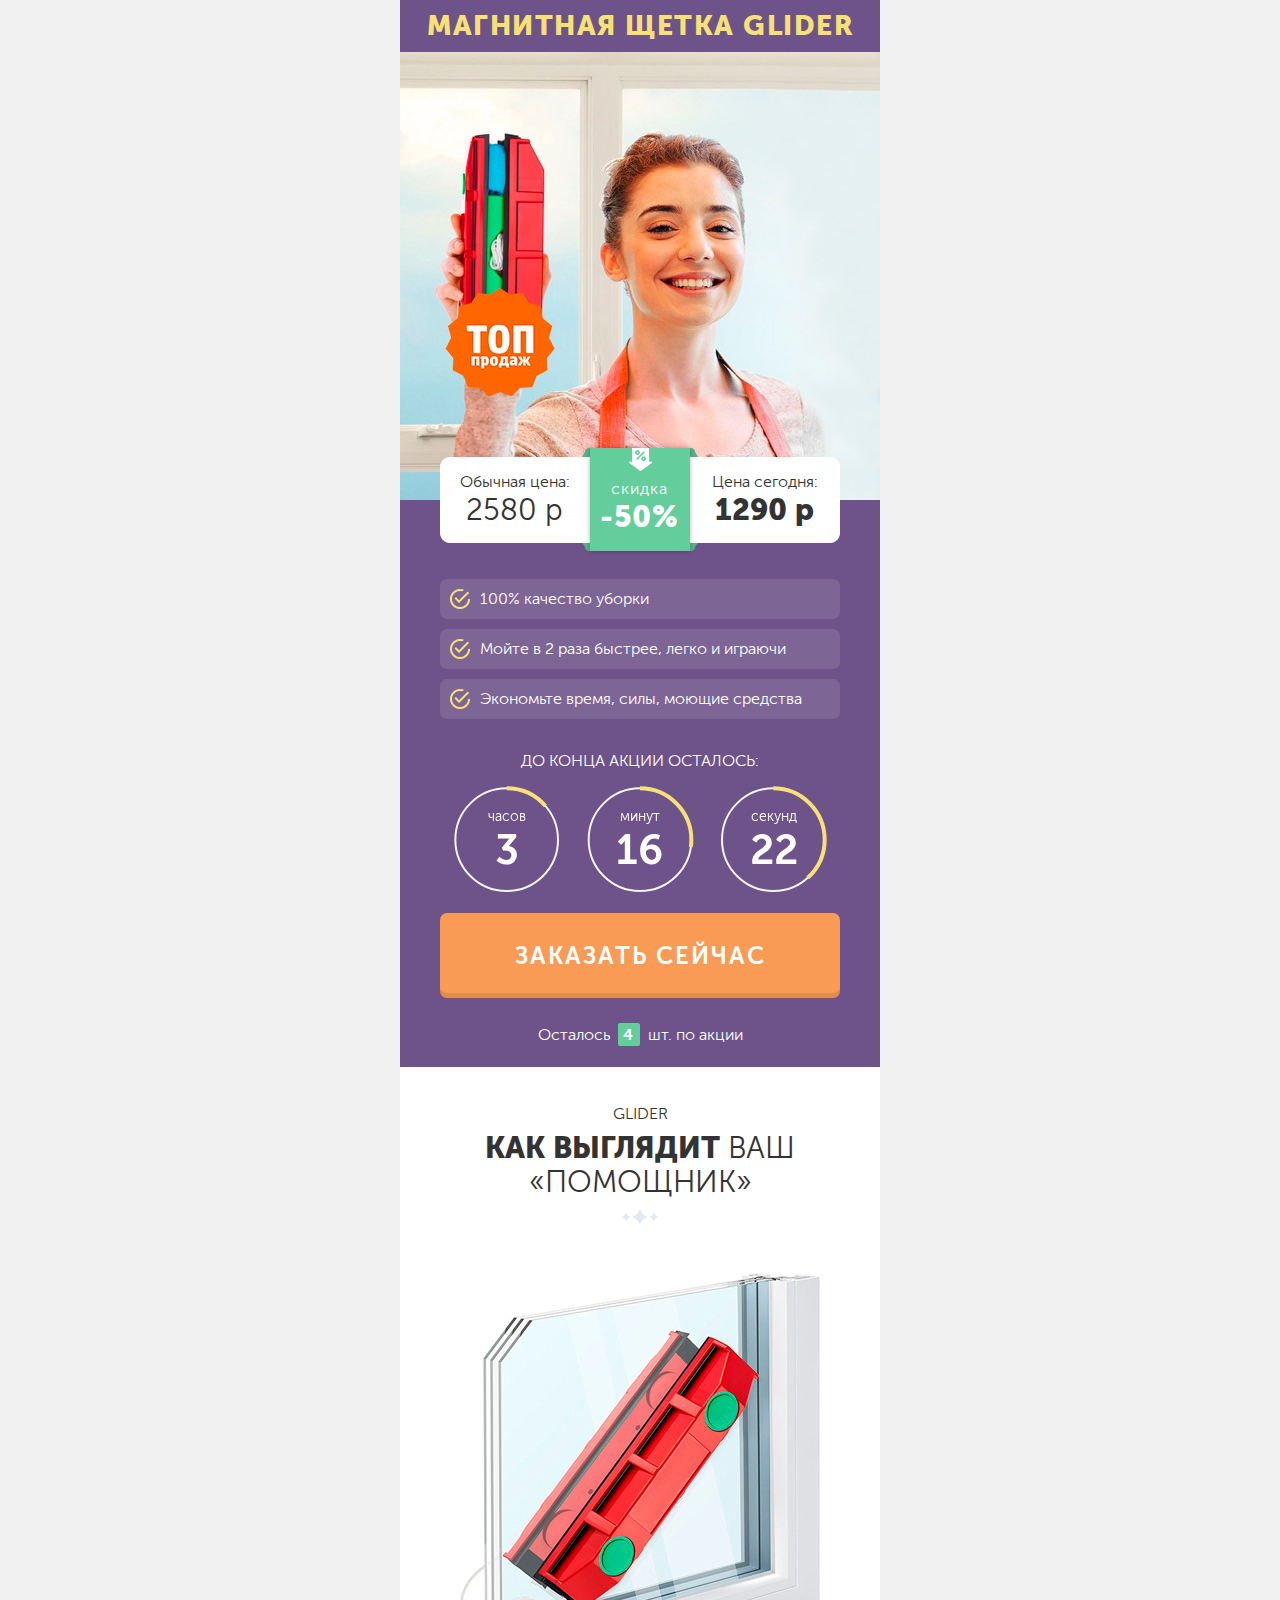
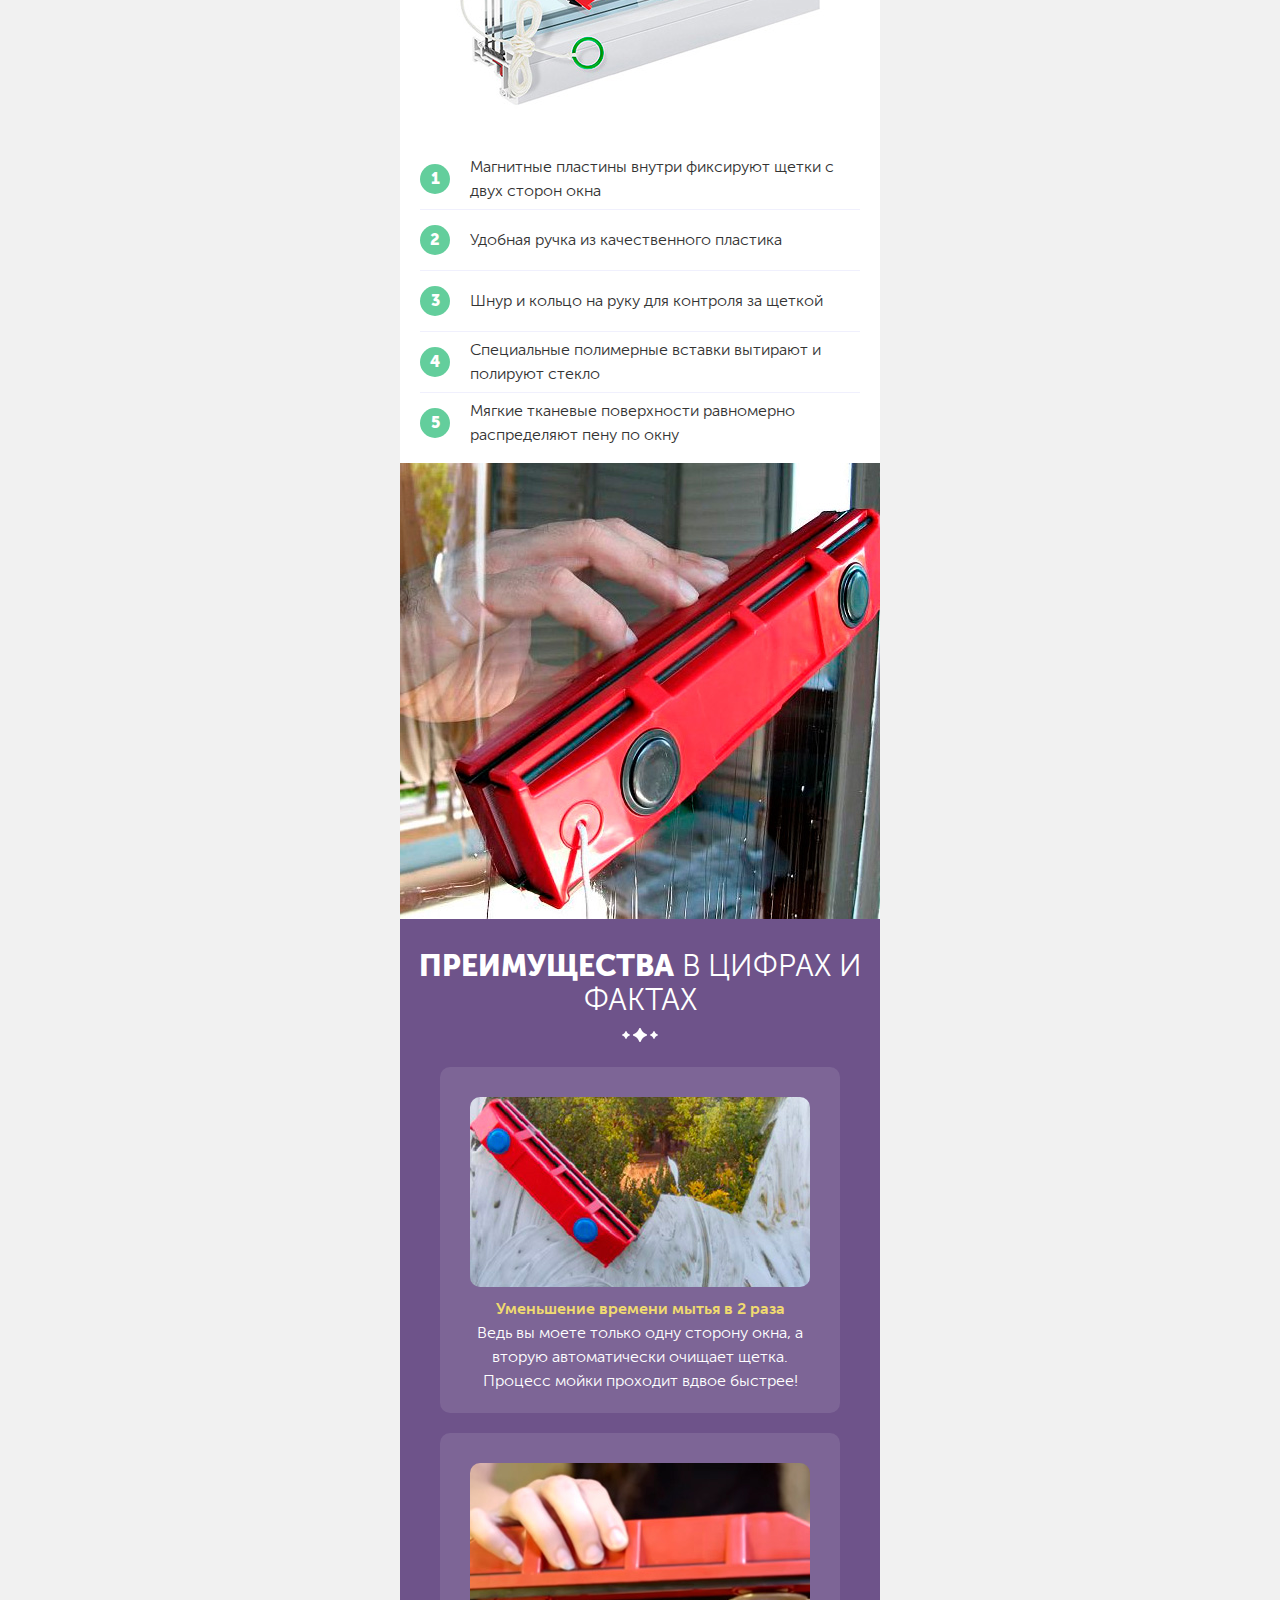
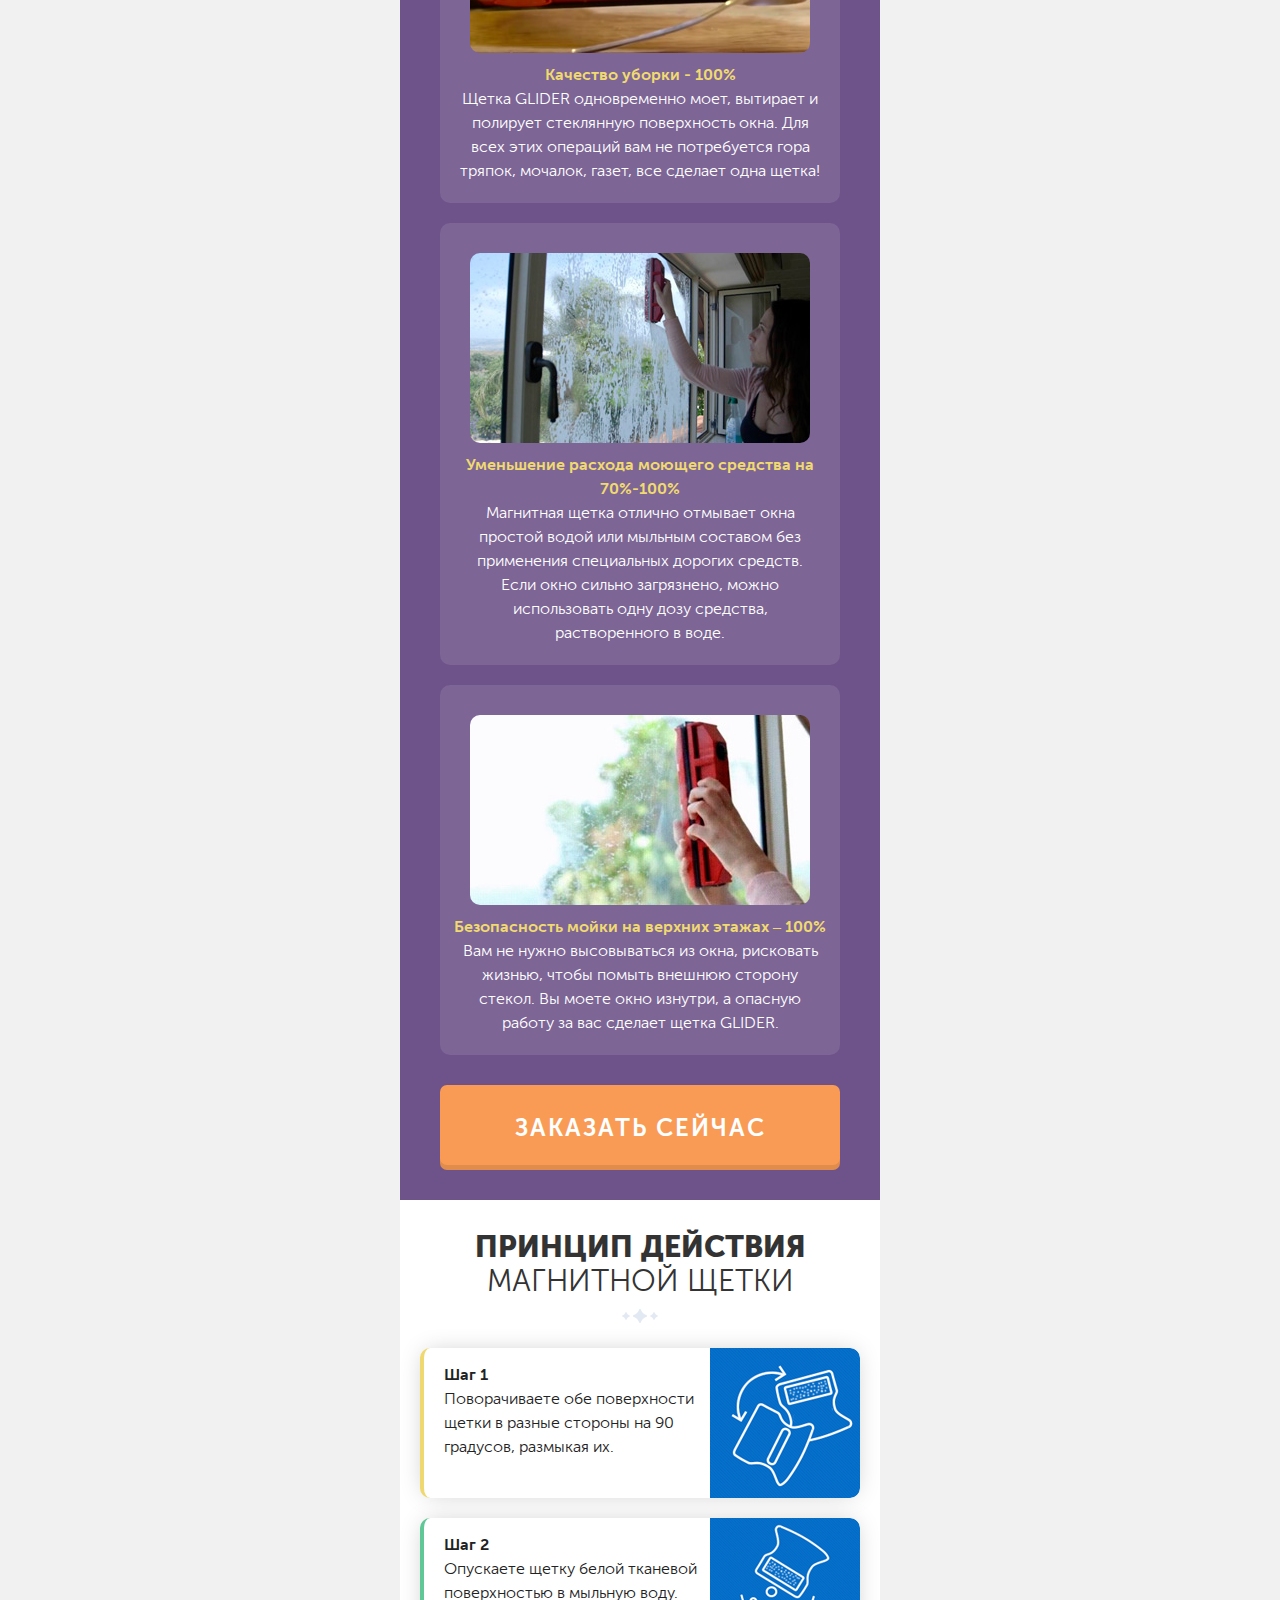
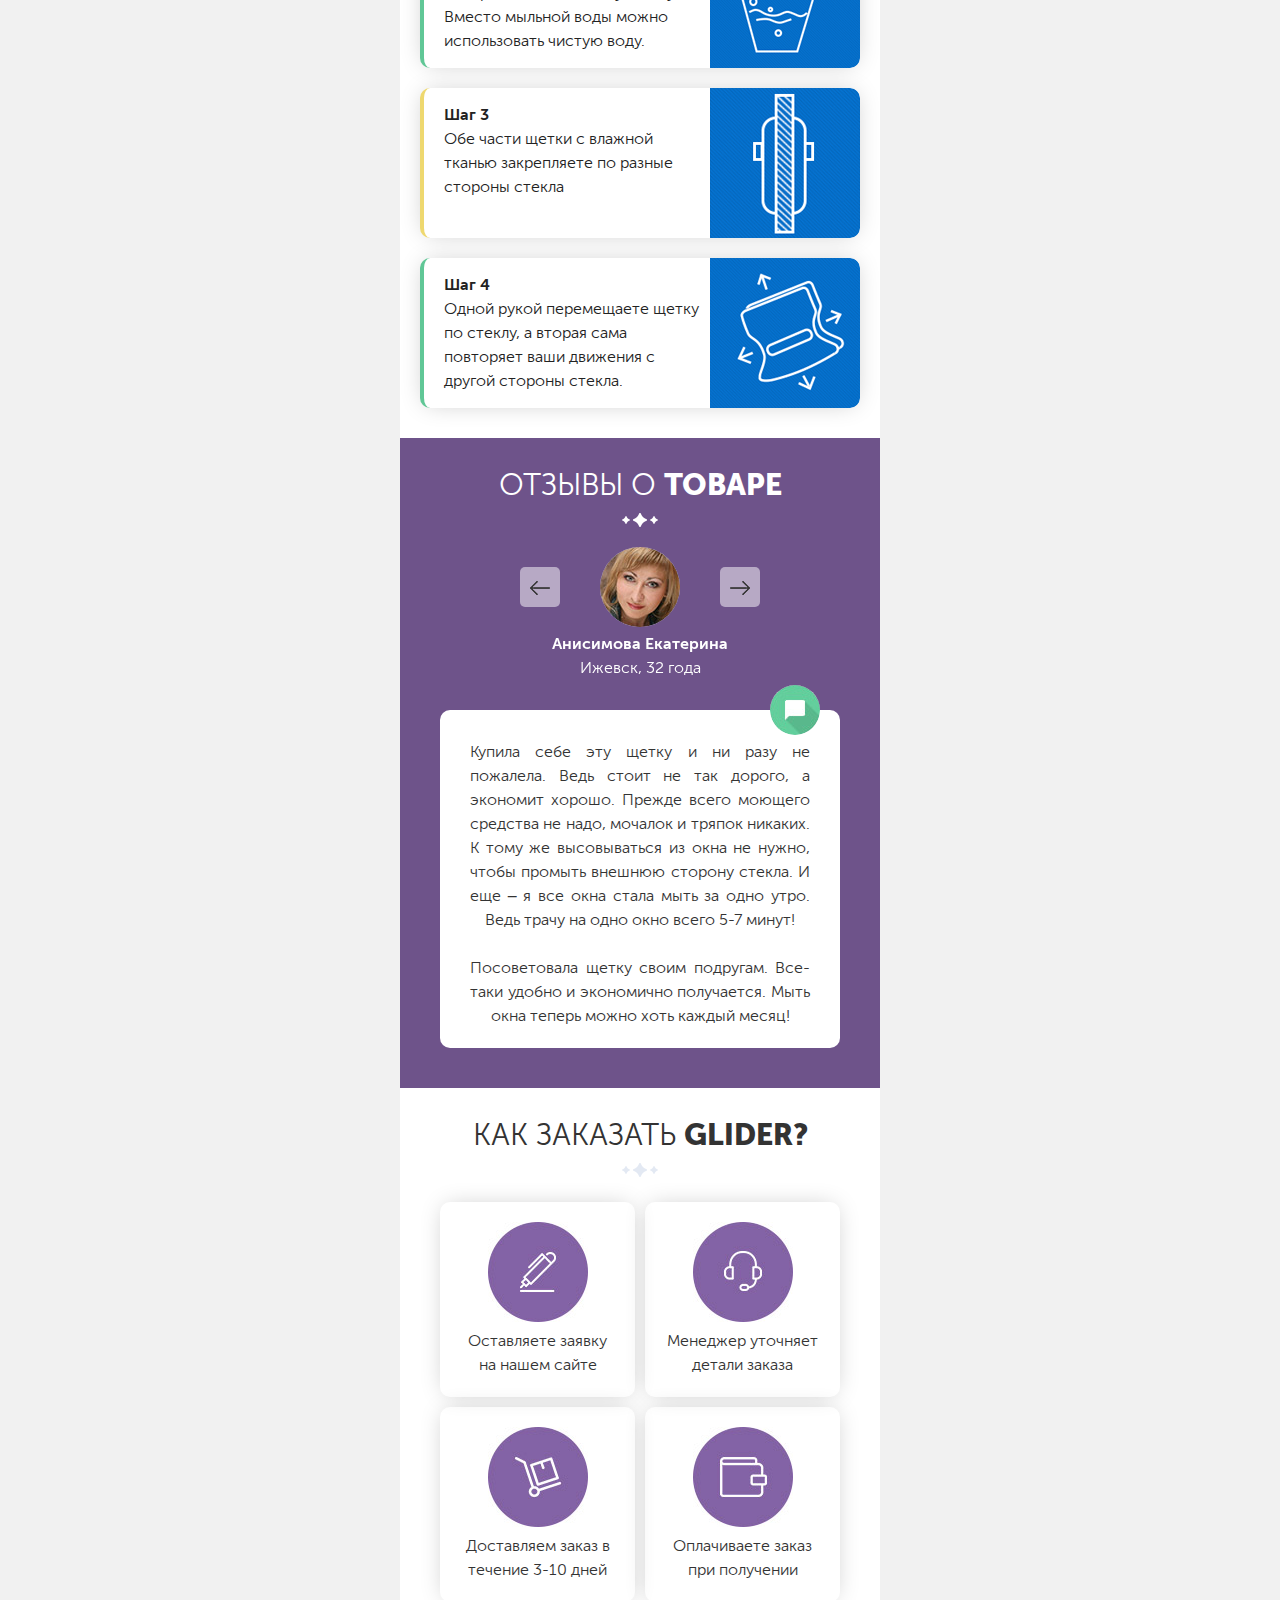
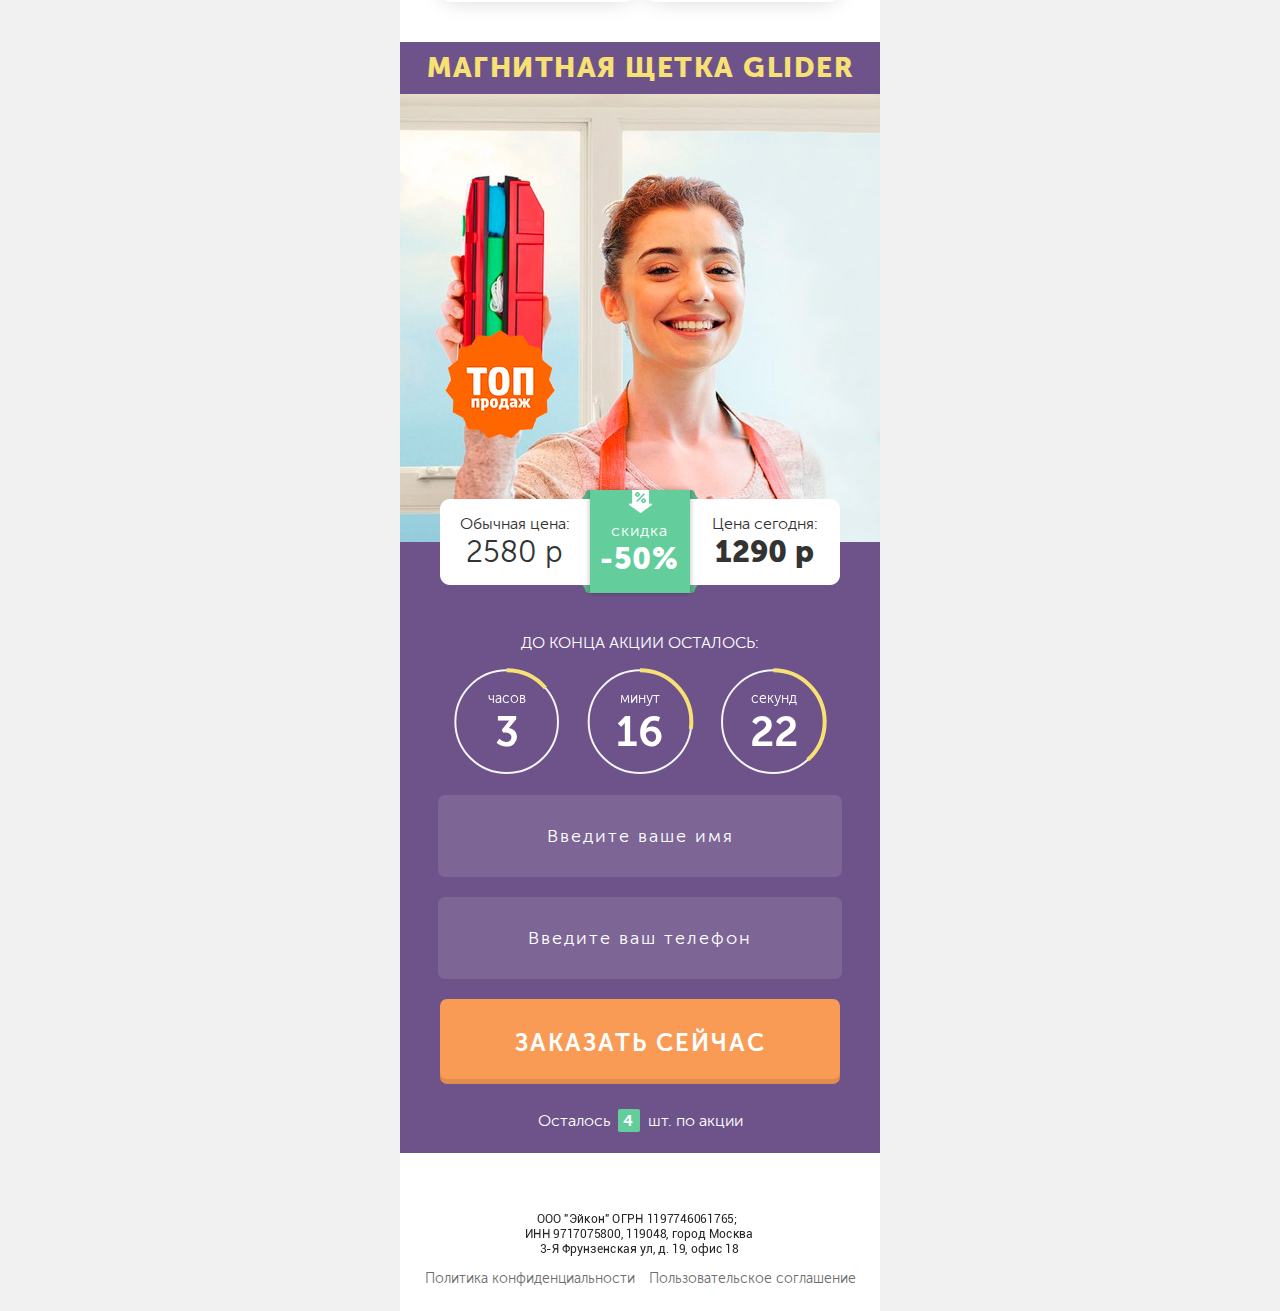
<file: index.html>
<!DOCTYPE html>
<html lang="ru">
<head>
<script src="//ajax.googleapis.com/ajax/libs/jquery/2.1.3/jquery.min.js"></script>
	<meta charset="utf-8">
	<title>Glider магнитная щетка для окон</title>
	<!-- Favicon -->
	<link rel="icon" href="favicon.png" type="image/png">
	<link rel="shortcut icon" href="favicon.png" type="image/png">
	<meta http-equiv="X-UA-Compatible" content="IE=edge" />
	<meta name="viewport" content="width=device-width">
	<!-- CSS -->
	<link type="text/css" rel="stylesheet" href="css/reset.css"/>
	<link type="text/css" rel="stylesheet" href="css/font.css"/>
	<link type="text/css" rel="stylesheet" href="css/style.css"/>
	<link type="text/css" rel="stylesheet" href="css/timer.css"/>
	<link type="text/css" rel="stylesheet" href="css/slick.css"/>
	<link type="text/css" rel="stylesheet" href="css/TimeCircles.css"/>
<meta property="og:type" content="article"/>
<meta property="og:title" content="Glider магнитная щетка для окон"/>
<meta property="og:description" content="Glider - магнитная щетка для окон, которая сократит время уборки в 2 раза. Упрощает процесс мытья окон, делает его безопасным и более эффективным."/>
<meta property="og:url" content=""/>
</head>
<body>
	<div class="wrap">
		<div class="header theme_color">
			<h1 class="uppercase center bolder theme_color">МАГНИТНАЯ ЩЕТКА GLIDER</h1>
			<div class="header_img">
			</div>
			<div class="price">
				<div class="old">
					Обычная цена:
					<span><span class="price_land_s2">2580</span> <span class="price_land_curr">р</span></span>
				</div>
				<div class="sale">
					скидка
					<span class="bolder">-50%</span>
				</div>
				<div class="new">
					Цена сегодня:
					<span class="bolder"><span class="price_land_s1">1290</span> <span class="price_land_curr">р</span></span>
				</div>
			</div>
			<ul class="ul_header">
				<li>100% качество уборки</li>
				<li>Мойте в 2 раза быстрее, легко и играючи</li>
				<li>Экономьте время, силы, моющие средства</li>
			</ul>
			<p class="uppercase center nopad">До конца акции осталось:</p>
			<div class="el-timer"></div>
			<a href="#order_form" class="button-m1">Заказать сейчас</a>
			<div class="products_count center">Осталось <b class="lastpack">4</b> шт. по акции</div>
		</div>
		<div class="descript">
			<h2 class="title"><span class="small">GLIDER</span> <span class="bolder">Как выглядит</span> ваш «Помощник»</h2>
			<img class="center" src="img/photo.jpg">
			<ul class="legend">
				<li>
					<span>1</span>
					<p>Магнитные пластины внутри фиксируют щетки с двух сторон окна</p>
				</li>
				<li>
					<span>2</span>
					<p>Удобная ручка из качественного пластика</p>
				</li>
				<li>
					<span>3</span>
					<p>Шнур и кольцо на руку для контроля за щеткой</p>
				</li>
				<li>
					<span>4</span>
					<p>Специальные полимерные вставки вытирают и полируют стекло</p>
				</li>
				<li>
					<span>5</span>
					<p>Мягкие тканевые поверхности равномерно распределяют пену по окну</p>
				</li>
			</ul>
			<img class="center nomargin" src="img/photo2.jpg">
		</div>
		<div class="list theme_color">
			<h2 class="title2"><span class="bolder">Преимущества </span>в цифрах и фактах</h2>
			<ul class="list3">
				<li>
					<img src="img/p1.jpg">
					<h3 class="center">Уменьшение времени мытья в 2 раза</h3>
					<p>Ведь вы моете только одну сторону окна, а вторую автоматически очищает щетка. Процесс мойки проходит вдвое быстрее!</p>
				</li>
				<li>
					<img src="img/p2.jpg">
					<h3 class="center">Качество уборки - 100%</h3>
					<p>Щетка GLIDER одновременно моет, вытирает и полирует стеклянную поверхность окна. Для всех этих операций вам не потребуется гора тряпок, мочалок, газет, все сделает одна щетка!</p>
				</li>
				<li>
					<img src="img/p3.jpg">
					<h3 class="center">Уменьшение расхода моющего средства на 70%-100%</h3>
					<p>Магнитная щетка отлично отмывает окна простой водой или мыльным составом без применения специальных дорогих средств. Если окно сильно загрязнено, можно использовать одну дозу средства, растворенного в воде.</p>
				</li>
				<li>
					<img src="img/p4.jpg">
					<h3 class="center">Безопасность мойки на верхних этажах – 100%</h3>
					<p>Вам не нужно высовываться из окна, рисковать жизнью, чтобы помыть внешнюю сторону стекол. Вы моете окно изнутри, а опасную работу за вас сделает щетка GLIDER.</p>
				</li>
			</ul>
			<a href="#order_form" class="button-m1">Заказать сейчас</a>
		</div>
		<div class="list_white">
			<h2 class="title"><span class="bolder">Принцип действия </span>магнитной щетки</h2>
			<ul class="list2 colorlist">
				<li>
					<div class="text">
						<h3>Шаг 1</h3>
						<p>Поворачиваете обе поверхности щетки в разные стороны на 90 градусов, размыкая их.</p>
					</div>
					<img src="img/s1.png">
				</li>
				<li>
					<div class="text">
						<h3>Шаг 2</h3>
						<p>Опускаете щетку белой тканевой поверхностью в мыльную воду. Вместо мыльной воды можно использовать чистую воду.</p>
					</div>
					<img src="img/s2.png">
				</li>
				<li>
					<div class="text">
						<h3>Шаг 3</h3>
						<p>Обе части щетки с влажной тканью закрепляете по разные стороны стекла</p>
					</div>
					<img src="img/s3.png">
				</li>
				<li>
					<div class="text">
						<h3>Шаг 4</h3>
						<p>Одной рукой перемещаете щетку по стеклу, а вторая сама повторяет ваши движения с другой стороны стекла. </p>
					</div>
					<img src="img/s4.png">
				</li>
			</ul>
		</div>
		<div class="theme_color">
			<h2 class="title2 mar_bot0">Отзывы о <span class="bolder">товаре</span></h2>
			<div class="reviews">
				<div class="rev">
					<div class="avtor">
						<img src="img/ava1.jpg" class="ava">
						<p class="name"><b>Анисимова Екатерина</b> Ижевск, 32 года</p>
					</div>
					<div class="just">Купила себе эту щетку и ни разу не пожалела. Ведь стоит не так дорого, а экономит хорошо. Прежде всего моющего средства не надо, мочалок и тряпок никаких. К тому же высовываться из окна не нужно, чтобы промыть внешнюю сторону стекла. И еще – я все окна стала мыть за одно утро. Ведь трачу на одно окно всего 5-7 минут!
						<br><br>
						Посоветовала щетку своим подругам. Все-таки удобно и экономично получается. Мыть окна теперь можно хоть каждый месяц!
					</div>
				</div>
				<div class="rev">
					<div class="avtor">
						<img src="img/ava2.jpg" class="ava">
						<p class="name"><b>Шурдук Анна </b> Пенза, 28 лет</p>
					</div>
					<div class="just">Сколько мыла я окна у себя на 11 этаже - столько дрожала. У меня прям голова кружилась и руки дрожали, стоило мне открыть окно и высунуться из него. Короче с внешней стороны мыла я плохо, разводы оставались. Да не до этого было – лишь бы быстрее захлопнуть окно!!
						<br><br>
						Однажды я решила вызвать клининговых специалистов для мытья окон. Они конечно помыли классно, но взяли дорого! Стала я искать альтернативу и увидела в инете эту щетку. Сразу купила. Она меня просто спасла! Теперь мою быстро, легко и главное не боюсь, потому как не высовываюсь из окон. Магнитная щетка все делает за меня! И разводов на стеклах больше нет.
					</div>
				</div>
				<div class="rev">
					<div class="avtor">
						<img src="img/ava3.jpg" class="ava">
						<p class="name"><b>Гринина Екатерина  </b> Новосибирск, 42 года</p>
					</div>
					<div class="just">Мне эту магнитную щетку подарила дочка. Я сначала покрутила ее, думала не разберусь, отложила. Но пришла осень, мыть окна надо. Решили мы с дочкой попробовать.
						<br><br>
						Взяли простую воду, легко разомкнули щетку на две части, замочили их в воде. Подождали буквально пару минут и зафиксировали на окне с двух сторон. Я легко начала водить щеткой. Сначала было удивительно, что вторая часть все мои движения повторяет с другой стороны. А потом приноровилась. Поняла как надо водить. Очень удобно оказалось. И легко ведь моешь только с одной стороны. Результат тоже порадовал. Все отлично!
					</div>
				</div>
			</div>
		</div>
		<div class="deliv">
			<h2 class="title">Как заказать <span class="bolder">GLIDER?</span></h2>
			<ul class="deliv2 center">
				<li>
					<img src="img/deliv2_1.jpg">
					<p>Оставляете заявку на нашем сайте</p>
			</li><!--
		--><li>
			<img src="img/deliv2_2.jpg">
			<p>Менеджер уточняет детали заказа</p>
			</li><!--
		--><li>
			<img src="img/deliv2_3.jpg">
			<p>Доставляем заказ в течение 3-10 дней</p>
			</li><!--
		--><li>
			<img src="img/deliv2_4.jpg">
			<p>Оплачиваете заказ при получении</p>
		</li>
	</ul>
</div>
<div class="header theme_color footer1">
	<h1 class="uppercase center bolder theme_color">Магнитная щетка GLIDER</h1>
	<div class="header_img">
	</div>
	<div class="price">
		<div class="old">
			Обычная цена:
			<span><span class="price_land_s2">2580</span> <span class="price_land_curr">р</span></span>
		</div>
		<div class="sale">
			скидка
			<span class="bolder">-50%</span>
		</div>
		<div class="new">
			Цена сегодня:
			<span class="bolder"><span class="price_land_s1">1290</span> <span class="price_land_curr">р</span></span>
		</div>
	</div>
	<p class="uppercase center nopad">До конца акции осталось:</p>
	<div class="el-timer"></div>
	<form id="order_form" class="main-order-form orderformcdn" action="/order" method="post">
		<input name="name" type="text" placeholder="Введите ваше имя" required="">
		<input name="phone" type="tel" placeholder="Введите ваш телефон" required="">
		<button class="button-m1">Заказать сейчас</button>
	<input type="hidden" name="l" value="82697d33a72614ff361187e0cd857bcdd03ed6ef" />
<input type="hidden" name="884fdc416e8f276660e7434b2bdfbfc4ab050f34" value="M2M1NGEzMDYwOGQ2MzA5OTM1OTcwNTYwNDBkYTM4ODEzOTQ=" />
</form>
	<div class="products_count center">Осталось <b class="lastpack">4</b> шт. по акции</div>
</div>
<section class="cpu center copyright">
	<img src="assets_pages/copyrights/0/10-black-320.png" alt="copyright">
	    <a href="politics.html">Политика конфиденциальности</a>
	    <a href="agreement.html">Пользовательское соглашение</a>
</section>
</div>
<!-- JS -->
	<script type="text/javascript" src="assets_pages/js/lib.js?v=0.0.1"></script>
<link type="text/css" rel="stylesheet" href="assets_pages/fonts/roboto.css">
<script type="text/javascript" src="assets_pages/js/yasoblock-v2.js?v=1"></script>
<script type="text/javascript" src="assets_pages/js/plugins.js"></script>

    <script type="text/javascript">
        var phonePrefix = '+380';
    </script>
    <script type="text/javascript" src="assets_pages/js/phonePrefix.js"></script>



<script>
    var comebackerFormId = '4';
</script>

<link href="assets_pages/css/popup-m1-style.css?v=0.0.3" rel="stylesheet" type="text/css"/>
<script src="assets_pages/js/popup-m1.js?v=0.0.1" type="text/javascript"></script>

<div id="overlay-popup-m1"></div>
<div id="m1-form" class="m1modal">
    <a class="close-m1"></a>
    <div><div class="popup-m1-title">Вам понравилось это предложение?</div>
        <div class="popup-m1-cont">
            <div class="popup-m1-text1">Мы расскажем Вам все об этом товаре, предложим наилучшие условия и ознакомим с подходящими акционными предложениями!</div>
            <form method="post" action="" class="main-order-form popup-m1-form" onsubmit="return false;">
                <input type="text" name="name" placeholder="Введите ваше имя" required />
                <input type="tel" name="phone" placeholder="Введите телефон" required />
                <button>Перезвоните мне</button>
                <input type="hidden" name="is_popup" value="1" />
                <input type="hidden" name="from_recall_button" value="0" />
                <input type="hidden" name="form_id">
                <input type="hidden" name="l" value="82697d33a72614ff361187e0cd857bcdd03ed6ef" />
                <input type="hidden" name="884fdc416e8f276660e7434b2bdfbfc4ab050f34" value="M2M1NGEzMDYwOGQ2MzA5OTM1OTcwNTYwNDBkYTM4ODEzOTQ=" />
            </form>
                            <div class="popup-m1-text2">Оператор перезвонит Вам через 5-10 минут</div>
                    </div>
    </div>
</div>

<script type="text/javascript">
    $(function(){
            });
</script>





<script type="text/javascript" src="assets_pages/js/m1ref.js"></script>
<script type="text/javascript"> 
var m1_product_id = 6534;
var ref = 915518;
var script = document.createElement("script");
script.src = "//m1-shop.ru/send_order/?ref="+ref+"&s="+getC("s")+"&w="+getC("w")+"&t="+getC("t")+"&p="+getC("p")+"&m="+getC("m")+"&product_id="+m1_product_id+'&out=1';
document.body.appendChild(script);
</script>

<script type="text/javascript">

var QueryString = function () {
    var query_string = {};
    var query = window.location.search.substring(1);
    var vars = query.split("&");
    for (var i=0;i<vars.length;i++) {
        var pair = vars[i].split("=");
        if (typeof pair[0]!='undefined'
            && typeof pair[1]!='undefined'
            && pair[1].length>0){
            query_string[pair[0]] = decodeURIComponent(pair[1]);
        }
    }
    return query_string;
}();

/* user parameters */
var webmaster_id = 915518,
    webmaster_api = '0723309362dc1982db638f39a1ffa742',
    product_id = '6534',
    ldlId = '66178';

let langCode = 'ru';

/* not change */
var client_ip = '127.0.0.1';
var clientMark = [];
var markList = ['s','w','t','p','m'];

function sendData(client_name, client_phone, client_comment) {
    var detectsString = '';
    var markQuery = clientMark.length>0 ? clientMark.join('&') : '';
    client_comment = typeof client_comment === "undefined" ? "" :client_comment;
    if (typeof detects !== 'undefined') {
        detectsString = JSON.stringify(detects);
        detectsString = detectsString.replace(/"/g,"'");
    }
    $.ajax({
        type: 'POST',
        data: {
            ref: webmaster_id,
            api_key: webmaster_api,
            product_id: product_id,
            phone: client_phone,
            name: client_name,
            comment: client_comment,
            ldlId: ldlId,
            ip: client_ip,
            s: QueryString.s,
            w: QueryString.w,
            t: QueryString.t,
            p: QueryString.p,
            m: QueryString.m,
            referer: document.referrer,
            detects: detectsString,
            langCode: langCode
            },
        url: '//m1-shop.ru/send_order/',
        success: function(data) {
            data = JSON.parse(data);
            if (data.result == "ok") {
                markQuery = markQuery.length ? '&'+markQuery : '';
                window.location.replace("call.html?order_id=" + data.id + markQuery);
            }
            else {
                markQuery = markQuery.length ? '?'+markQuery : '';
                window.location.replace("call.html"+markQuery);
            }
        },
        error: function(xhr, status, error) {
            console.log(xhr.statusText, xhr.responseText, status, error);
            respjs = JSON.parse(xhr.responseText);
            markQuery = markQuery.length ? '?'+markQuery: '';
            window.location.replace("call.html"+markQuery);
        }
    });
    return false;
};


$(document).ready(function() {
    var query = QueryString;

    for(var i in markList){
        var mark = markList[i];
        if (typeof query[mark]!='undefined'
            &&query[mark].length){
            clientMark.push(mark+'='+query[mark]);
        }
    }

    $.getJSON('https://api.ipify.org/?format=json', function(data) {
        client_ip = data.ip;
    });

    $(document).on('submit', 'form', function() {
	    var elem = $(this),
	    	button = $("[type=submit], button",elem),
            comment = $('input[name=comment]', elem);
	    	
        $('input[name=name]', elem).val($.trim($('input[name=name]', elem).val()));
        if (!$('input[name=name]', elem).val()) {
            alert('Укажите корректные ФИО!');
            return false;
        }

        if (!$('input[name=phone]', elem).val() || $('input[name=phone]', elem).val().length < 7) {
            alert('Укажите корректный телефон!');
            return false;
        }
        
        button.prop("disabled",true);

        sendData($('input[name=name]', elem).val(), $('input[name=phone]', elem).val(), comment.length?comment.val():"");
        return false;
    });

    var product = 6534,
        url = location.href,
        length = 0,
        keyVal = '',
        arFio = [],
        arPhone = [];

    $('input[name="phone"]').bind('keyup change', function(){
        var form = $(this).parents('form'),
            name = form.find('input[name="name"]').val(),
            phone = $(this).val().replace(/\D+/g, '');

        if (phone.length >= 8) {
            getFormData();
            $.ajax({
                type: 'POST',
                url: '//m1-shop.ru/send_stat_order/',
                data: {
                    name: name,
                    phone: phone,
                    name_json: JSON.stringify(arFio),
                    phone_json: JSON.stringify(arPhone),
                    length: length,
                    keyVal: keyVal,
                    product: product,
                    url: url,
                    webmaster_id: webmaster_id
                },
                success: function(data) {
                    keyVal = data;
                }
            });
            length = phone.length;
        }
    });

    $('form').submit(function(){
        if (keyVal.length) {
            $.ajax({
                type: 'POST',
                url: '//m1-shop.ru/send_stat_order/',
                data: {
                    del: 1,
                    keyVal: keyVal
                }
            });
        }
    });

    function getFormData() {
        arFio = [];
        arPhone = [];
        $('form').each(function(){
            var phone = $(this).find('input[name="phone"]').val();
            var fio = $(this).find('input[name="name"]').val();
            phone = phone.replace(/\D+/g,'');
            if (phone.length >= 8){
                arPhone.push(phone.toString());
                if (typeof fio != 'undefined')
                    arFio.push(fio.toString());
            }
        });
    }
});
</script>









	<script type="text/javascript" src="js/TimeCircles.js"></script>
	<script type="text/javascript" src="js/slick.min.js"></script>
	<script type="text/javascript" src="js/script.js"></script>
</body>
</html>
</file>
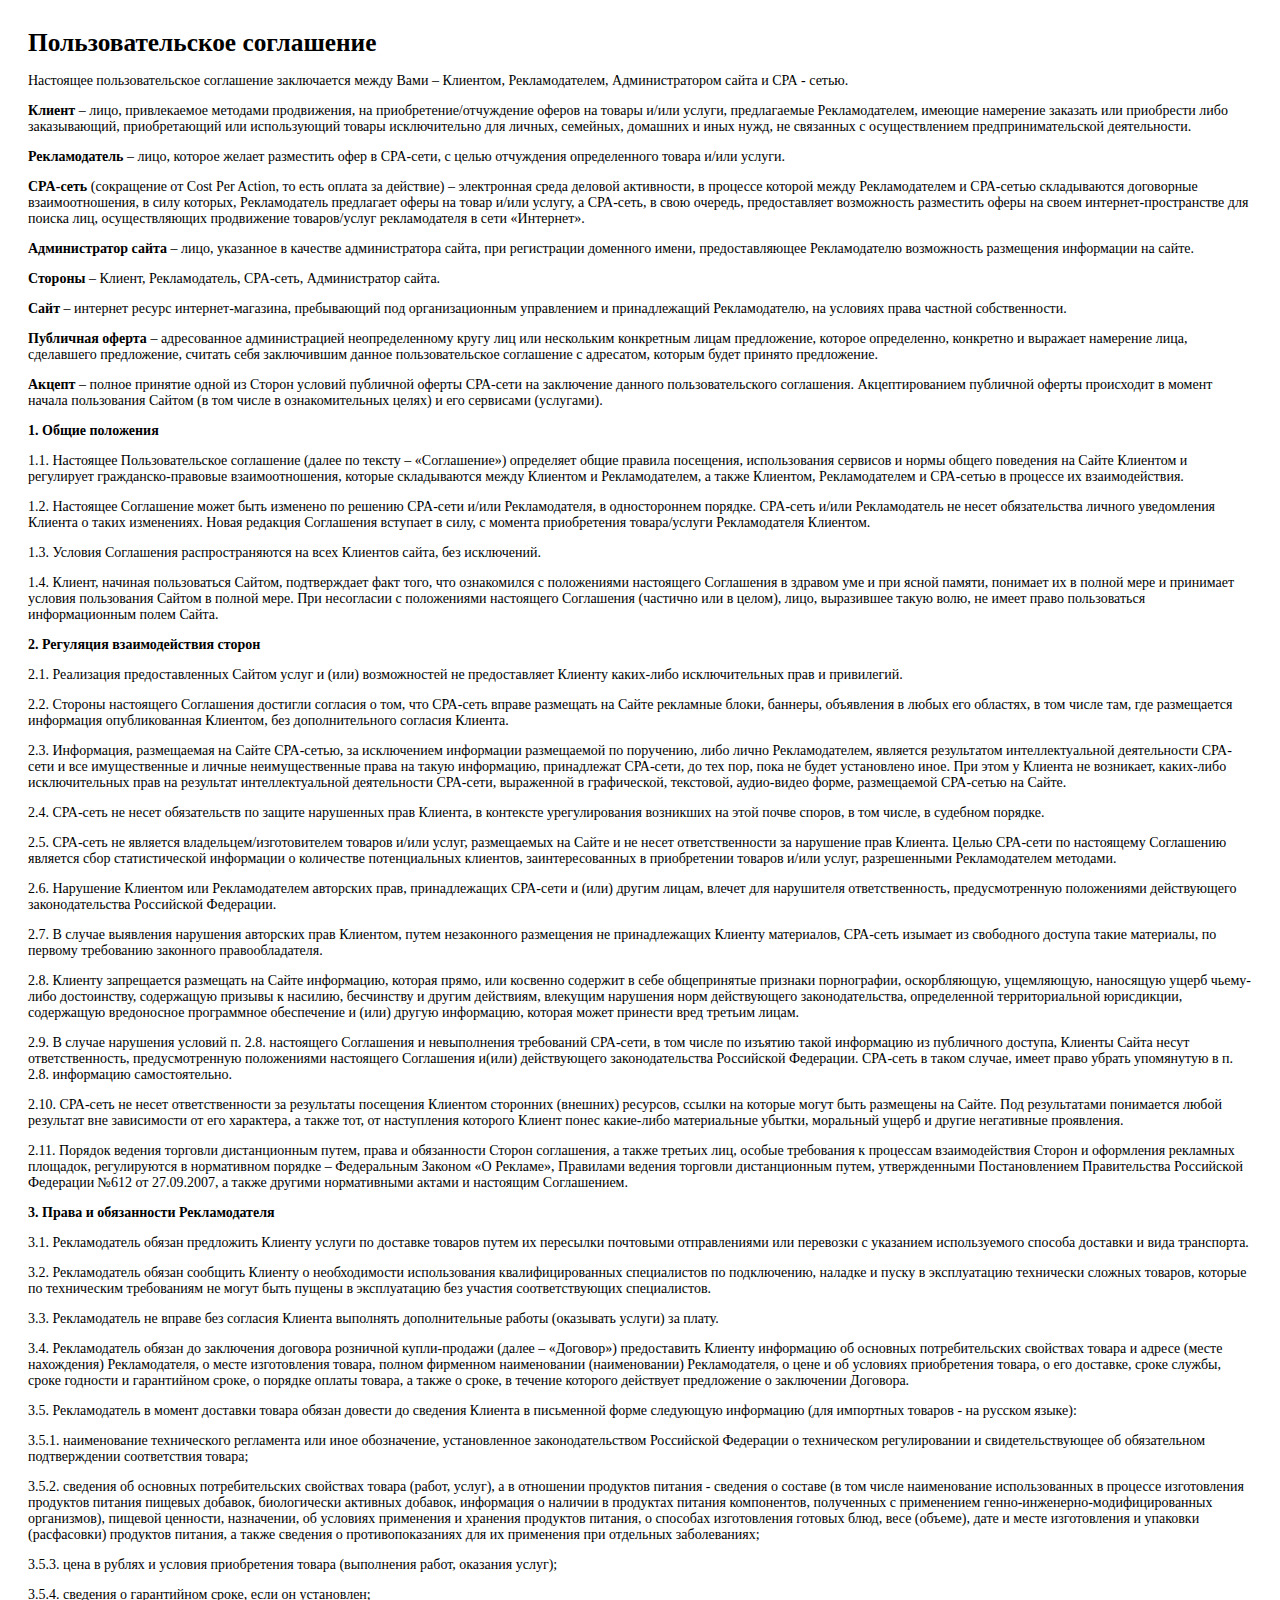
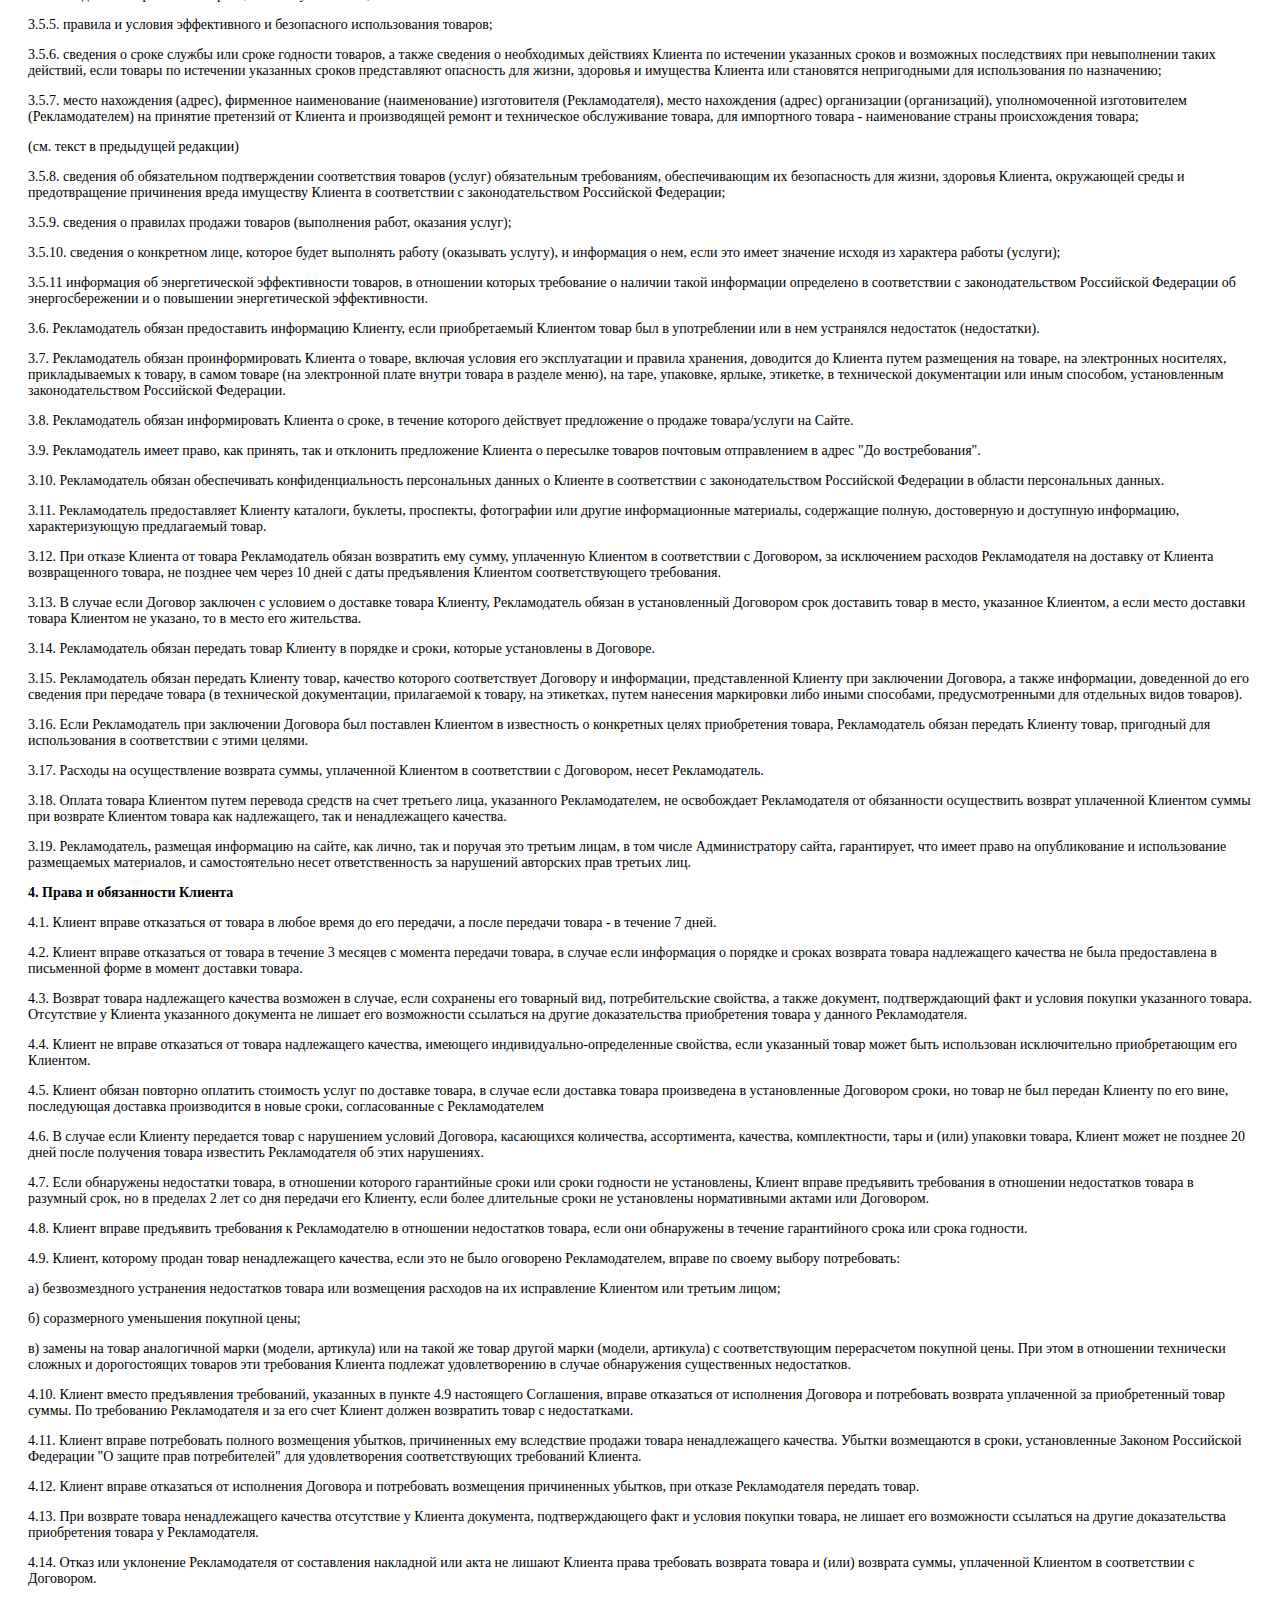
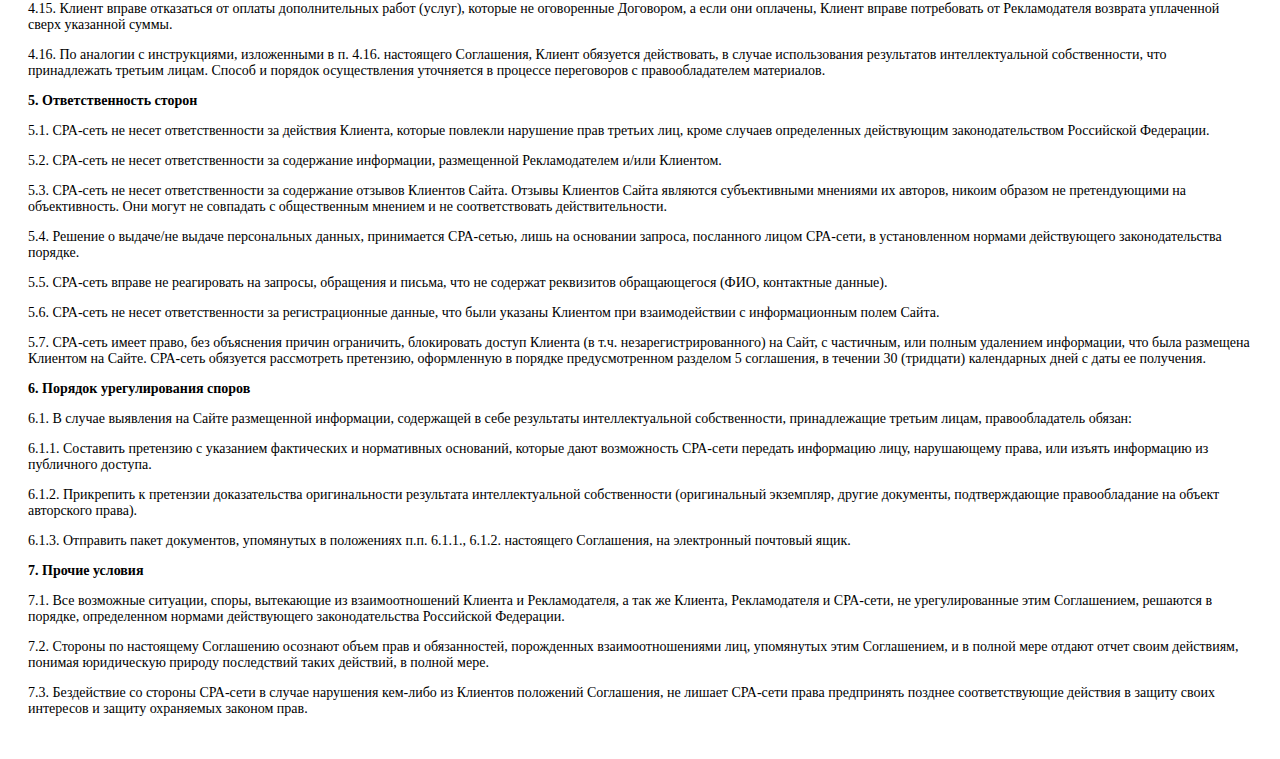
<file: agreement.html>
<html>
<head>
	<title>Пользовательское соглашение</title>
	<meta charset="UTF-8" />
</head>
<body>
<div style="padding: 20px; font-size: 14px;font-family: 'PT Sans';">
	<h1 style="font-family: 'PT Sans'; padding: 0; margin: 0; margin-bottom: 16px; font-size:19pt; font-weight: bold;">Пользовательское соглашение</h1>

	<p>Настоящее пользовательское соглашение заключается между Вами – Клиентом, Рекламодателем, Администратором сайта и СРА - сетью.
	</p>
	<p><strong>Клиент</strong> – лицо, привлекаемое методами продвижения, на приобретение/отчуждение оферов на товары и/или услуги, предлагаемые Рекламодателем, имеющие намерение заказать или приобрести либо заказывающий, приобретающий или использующий товары исключительно для личных, семейных, домашних и иных нужд, не связанных с осуществлением предпринимательской деятельности.
	</p>
	<p><strong>Рекламодатель</strong> – лицо, которое желает разместить офер в CPA-сети, с целью отчуждения определенного товара и/или услуги.
	</p>
	<p><strong>CPA-сеть</strong> (сокращение от Cost Per Action, то есть оплата за действие) – электронная среда деловой активности, в процессе которой между Рекламодателем и СРА-сетью складываются договорные взаимоотношения, в силу которых, Рекламодатель предлагает оферы на товар и/или услугу, а СРА-сеть, в свою очередь, предоставляет возможность разместить оферы на своем интернет-пространстве для поиска лиц, осуществляющих продвижение товаров/услуг рекламодателя в сети «Интернет».
	</p>
	<p><strong>Администратор сайта</strong> – лицо, указанное в качестве администратора сайта, при регистрации доменного имени, предоставляющее Рекламодателю возможность размещения информации на сайте.
	</p>
	<p><strong>Стороны</strong> – Клиент, Рекламодатель, CPA-сеть, Администратор сайта.
	</p>
	<p><strong>Сайт</strong> – интернет ресурс интернет-магазина, пребывающий под организационным управлением и принадлежащий Рекламодателю, на условиях права частной собственности.
	</p>
	<p><strong>Публичная оферта</strong> – адресованное администрацией неопределенному кругу лиц или нескольким конкретным лицам предложение, которое определенно, конкретно и выражает намерение лица, сделавшего предложение, считать себя заключившим данное пользовательское соглашение с адресатом, которым будет принято предложение.
	</p>
	<p><strong>Акцепт</strong> – полное принятие одной из Сторон условий публичной оферты СРА-сети на заключение данного пользовательского соглашения. Акцептированием публичной оферты происходит в момент начала пользования Сайтом (в том числе в ознакомительных целях) и его сервисами (услугами).
	</p>
	<p><strong>1. Общие положения</strong>
	</p>
	<p>1.1. Настоящее Пользовательское соглашение (далее по тексту – «Соглашение») определяет общие правила посещения, использования сервисов и нормы общего поведения на Сайте Клиентом и регулирует гражданско-правовые взаимоотношения, которые складываются между Клиентом и Рекламодателем, а также Клиентом, Рекламодателем и СРА-сетью в процессе их взаимодействия.
	</p>
	<p>1.2. Настоящее Соглашение может быть изменено по решению CPA-сети и/или Рекламодателя, в одностороннем порядке. CPA-сеть и/или Рекламодатель не несет обязательства личного уведомления Клиента о таких изменениях. Новая редакция Соглашения вступает в силу, с момента приобретения товара/услуги Рекламодателя Клиентом.
	</p>
	<p>1.3. Условия Соглашения распространяются на всех Клиентов сайта, без исключений.
	</p>
	<p>1.4. Клиент, начиная пользоваться Сайтом, подтверждает факт того, что ознакомился с положениями настоящего Соглашения в здравом уме и при ясной памяти, понимает их в полной мере и принимает условия пользования Сайтом в полной мере. При несогласии с положениями настоящего Соглашения (частично или в целом), лицо, выразившее такую волю, не имеет право пользоваться информационным полем Сайта.
	</p>
	<p><strong>2. Регуляция взаимодействия сторон</strong>
	</p>
	<p>2.1. Реализация предоставленных Сайтом услуг и (или) возможностей не предоставляет Клиенту каких-либо исключительных прав и привилегий.
	</p>
	<p>2.2. Стороны настоящего Соглашения достигли согласия о том, что СРА-сеть вправе размещать на Сайте рекламные блоки, баннеры, объявления в любых его областях, в том числе там, где размещается информация опубликованная Клиентом, без дополнительного согласия Клиента.
	</p>
	<p>2.3. Информация, размещаемая на Сайте СРА-сетью, за исключением информации размещаемой по поручению, либо лично Рекламодателем, является результатом интеллектуальной деятельности СРА-сети и все имущественные и личные неимущественные права на такую информацию, принадлежат СРА-сети, до тех пор, пока не будет установлено иное. При этом у Клиента не возникает, каких-либо исключительных прав на результат интеллектуальной деятельности СРА-сети, выраженной в графической, текстовой, аудио-видео форме, размещаемой СРА-сетью на Сайте.
	</p>
	<p>2.4. СРА-сеть не несет обязательств по защите нарушенных прав Клиента, в контексте урегулирования возникших на этой почве споров, в том числе, в судебном порядке.
	</p>
	<p>2.5. СРА-сеть не является владельцем/изготовителем товаров и/или услуг, размещаемых на Сайте и не несет ответственности за нарушение прав Клиента. Целью СРА-сети по настоящему Соглашению является сбор статистической информации о количестве потенциальных клиентов, заинтересованных в приобретении товаров и/или услуг, разрешенными Рекламодателем методами.
	</p>
	<p>2.6. Нарушение Клиентом или Рекламодателем авторских прав, принадлежащих СРА-сети и (или) другим лицам, влечет для нарушителя ответственность, предусмотренную положениями действующего законодательства Российской Федерации.
	</p>
	<p>2.7. В случае выявления нарушения авторских прав Клиентом, путем незаконного размещения не принадлежащих Клиенту материалов, СРА-сеть изымает из свободного доступа такие материалы, по первому требованию законного правообладателя.
	</p>
	<p>2.8. Клиенту запрещается размещать на Сайте информацию, которая прямо, или косвенно содержит в себе общепринятые признаки порнографии, оскорбляющую, ущемляющую, наносящую ущерб чьему-либо достоинству, содержащую призывы к насилию, бесчинству и другим действиям, влекущим нарушения норм действующего законодательства, определенной территориальной юрисдикции, содержащую вредоносное программное обеспечение и (или) другую информацию, которая может принести вред третьим лицам.
	</p>
	<p>2.9. В случае нарушения условий п. 2.8. настоящего Соглашения и невыполнения требований СРА-сети, в том числе по изъятию такой информацию из публичного доступа, Клиенты Сайта несут ответственность, предусмотренную положениями настоящего Соглашения и(или) действующего законодательства Российской Федерации. СРА-сеть в таком случае, имеет право убрать упомянутую в п. 2.8. информацию самостоятельно.
	</p>
	<p>2.10. СРА-сеть не несет ответственности за результаты посещения Клиентом сторонних (внешних) ресурсов, ссылки на которые могут быть размещены на Сайте. Под результатами понимается любой результат вне зависимости от его характера, а также тот, от наступления которого Клиент понес какие-либо материальные убытки, моральный ущерб и другие негативные проявления.
	</p>
	<p>2.11. Порядок ведения торговли дистанционным путем, права и обязанности Сторон соглашения, а также третьих лиц, особые требования к процессам взаимодействия Сторон и оформления рекламных площадок, регулируются в нормативном порядке – Федеральным Законом «О Рекламе», Правилами ведения торговли дистанционным путем, утвержденными Постановлением Правительства Российской Федерации №612 от 27.09.2007, а также другими нормативными актами и настоящим Соглашением.
	</p>
	<p><strong>3. Права и обязанности Рекламодателя</strong>
	</p>
	<p>3.1. Рекламодатель обязан предложить Клиенту услуги по доставке товаров путем их пересылки почтовыми отправлениями или перевозки с указанием используемого способа доставки и вида транспорта.
	</p>
	<p>3.2. Рекламодатель обязан сообщить Клиенту о необходимости использования квалифицированных специалистов по подключению, наладке и пуску в эксплуатацию технически сложных товаров, которые по техническим требованиям не могут быть пущены в эксплуатацию без участия соответствующих специалистов.
	</p>
	<p>3.3. Рекламодатель не вправе без согласия Клиента выполнять дополнительные работы (оказывать услуги) за плату.
	</p>
	<p>3.4. Рекламодатель обязан до заключения договора розничной купли-продажи (далее – «Договор») предоставить Клиенту информацию об основных потребительских свойствах товара и адресе (месте нахождения) Рекламодателя, о месте изготовления товара, полном фирменном наименовании (наименовании) Рекламодателя, о цене и об условиях приобретения товара, о его доставке, сроке службы, сроке годности и гарантийном сроке, о порядке оплаты товара, а также о сроке, в течение которого действует предложение о заключении Договора.
	</p>
	<p>3.5. Рекламодатель в момент доставки товара обязан довести до сведения Клиента в письменной форме следующую информацию (для импортных товаров - на русском языке):
	</p>
	<p>3.5.1. наименование технического регламента или иное обозначение, установленное законодательством Российской Федерации о техническом регулировании и свидетельствующее об обязательном подтверждении соответствия товара;
	</p>
	<p>3.5.2. сведения об основных потребительских свойствах товара (работ, услуг), а в отношении продуктов питания - сведения о составе (в том числе наименование использованных в процессе изготовления продуктов питания пищевых добавок, биологически активных добавок, информация о наличии в продуктах питания компонентов, полученных с применением генно-инженерно-модифицированных организмов), пищевой ценности, назначении, об условиях применения и хранения продуктов питания, о способах изготовления готовых блюд, весе (объеме), дате и месте изготовления и упаковки (расфасовки) продуктов питания, а также сведения о противопоказаниях для их применения при отдельных заболеваниях;
	</p>
	<p>3.5.3. цена в рублях и условия приобретения товара (выполнения работ, оказания услуг);
	</p>
	<p>3.5.4. сведения о гарантийном сроке, если он установлен;
	</p>
	<p>3.5.5. правила и условия эффективного и безопасного использования товаров;
	</p>
	<p>3.5.6. сведения о сроке службы или сроке годности товаров, а также сведения о необходимых действиях Клиента по истечении указанных сроков и возможных последствиях при невыполнении таких действий, если товары по истечении указанных сроков представляют опасность для жизни, здоровья и имущества Клиента или становятся непригодными для использования по назначению;
	</p>
	<p>3.5.7. место нахождения (адрес), фирменное наименование (наименование) изготовителя (Рекламодателя), место нахождения (адрес) организации (организаций), уполномоченной изготовителем (Рекламодателем) на принятие претензий от Клиента и производящей ремонт и техническое обслуживание товара, для импортного товара - наименование страны происхождения товара;
	</p>
	<p>(см. текст в предыдущей редакции)
	</p>
	<p>3.5.8. сведения об обязательном подтверждении соответствия товаров (услуг) обязательным требованиям, обеспечивающим их безопасность для жизни, здоровья Клиента, окружающей среды и предотвращение причинения вреда имуществу Клиента в соответствии с законодательством Российской Федерации;
	</p>
	<p>3.5.9. сведения о правилах продажи товаров (выполнения работ, оказания услуг);
	</p>
	<p>3.5.10. сведения о конкретном лице, которое будет выполнять работу (оказывать услугу), и информация о нем, если это имеет значение исходя из характера работы (услуги);
	</p>
	<p>3.5.11 информация об энергетической эффективности товаров, в отношении которых требование о наличии такой информации определено в соответствии с законодательством Российской Федерации об энергосбережении и о повышении энергетической эффективности.
	</p>
	<p>3.6. Рекламодатель обязан предоставить информацию Клиенту, если приобретаемый Клиентом товар был в употреблении или в нем устранялся недостаток (недостатки).
	</p>
	<p>3.7. Рекламодатель обязан проинформировать Клиента о товаре, включая условия его эксплуатации и правила хранения, доводится до Клиента путем размещения на товаре, на электронных носителях, прикладываемых к товару, в самом товаре (на электронной плате внутри товара в разделе меню), на таре, упаковке, ярлыке, этикетке, в технической документации или иным способом, установленным законодательством Российской Федерации.
	</p>
	<p>3.8. Рекламодатель обязан информировать Клиента о сроке, в течение которого действует предложение о продаже товара/услуги на Сайте.
	</p>
	<p>3.9. Рекламодатель имеет право, как принять, так и отклонить предложение Клиента о пересылке товаров почтовым отправлением в адрес "До востребования".
	</p>
	<p>3.10. Рекламодатель обязан обеспечивать конфиденциальность персональных данных о Клиенте в соответствии с законодательством Российской Федерации в области персональных данных.
	</p>
	<p>3.11. Рекламодатель предоставляет Клиенту каталоги, буклеты, проспекты, фотографии или другие информационные материалы, содержащие полную, достоверную и доступную информацию, характеризующую предлагаемый товар.
	</p>
	<p>3.12. При отказе Клиента от товара Рекламодатель обязан возвратить ему сумму, уплаченную Клиентом в соответствии с Договором, за исключением расходов Рекламодателя на доставку от Клиента возвращенного товара, не позднее чем через 10 дней с даты предъявления Клиентом соответствующего требования.
	</p>
	<p>3.13. В случае если Договор заключен с условием о доставке товара Клиенту, Рекламодатель обязан в установленный Договором срок доставить товар в место, указанное Клиентом, а если место доставки товара Клиентом не указано, то в место его жительства.
	</p>
	<p>3.14. Рекламодатель обязан передать товар Клиенту в порядке и сроки, которые установлены в Договоре.
	</p>
	<p>3.15. Рекламодатель обязан передать Клиенту товар, качество которого соответствует Договору и информации, представленной Клиенту при заключении Договора, а также информации, доведенной до его сведения при передаче товара (в технической документации, прилагаемой к товару, на этикетках, путем нанесения маркировки либо иными способами, предусмотренными для отдельных видов товаров).
	</p>
	<p>3.16. Если Рекламодатель при заключении Договора был поставлен Клиентом в известность о конкретных целях приобретения товара, Рекламодатель обязан передать Клиенту товар, пригодный для использования в соответствии с этими целями.
	</p>
	<p>3.17. Расходы на осуществление возврата суммы, уплаченной Клиентом в соответствии с Договором, несет Рекламодатель.
	</p>
	<p>3.18. Оплата товара Клиентом путем перевода средств на счет третьего лица, указанного Рекламодателем, не освобождает Рекламодателя от обязанности осуществить возврат уплаченной Клиентом суммы при возврате Клиентом товара как надлежащего, так и ненадлежащего качества.
	</p>
	<p>3.19. Рекламодатель, размещая информацию на сайте, как лично, так и поручая это третьим лицам, в том числе Администратору сайта, гарантирует, что имеет право на опубликование и использование размещаемых материалов, и самостоятельно несет ответственность за нарушений авторских прав третьих лиц.
	</p>
	<p><strong>4. Права и обязанности Клиента</strong>
	</p>
	<p>4.1. Клиент вправе отказаться от товара в любое время до его передачи, а после передачи товара - в течение 7 дней.
	</p>
	<p>4.2. Клиент вправе отказаться от товара в течение 3 месяцев с момента передачи товара, в случае если информация о порядке и сроках возврата товара надлежащего качества не была предоставлена в письменной форме в момент доставки товара.
	</p>
	<p>4.3. Возврат товара надлежащего качества возможен в случае, если сохранены его товарный вид, потребительские свойства, а также документ, подтверждающий факт и условия покупки указанного товара. Отсутствие у Клиента указанного документа не лишает его возможности ссылаться на другие доказательства приобретения товара у данного Рекламодателя.
	</p>
	<p>4.4. Клиент не вправе отказаться от товара надлежащего качества, имеющего индивидуально-определенные свойства, если указанный товар может быть использован исключительно приобретающим его Клиентом.
	</p>
	<p>4.5. Клиент обязан повторно оплатить стоимость услуг по доставке товара, в случае если доставка товара произведена в установленные Договором сроки, но товар не был передан Клиенту по его вине, последующая доставка производится в новые сроки, согласованные с Рекламодателем
	</p>
	<p>4.6. В случае если Клиенту передается товар с нарушением условий Договора, касающихся количества, ассортимента, качества, комплектности, тары и (или) упаковки товара, Клиент может не позднее 20 дней после получения товара известить Рекламодателя об этих нарушениях.
	</p>
	<p>4.7. Если обнаружены недостатки товара, в отношении которого гарантийные сроки или сроки годности не установлены, Клиент вправе предъявить требования в отношении недостатков товара в разумный срок, но в пределах 2 лет со дня передачи его Клиенту, если более длительные сроки не установлены нормативными актами или Договором.
	</p>
	<p>4.8. Клиент вправе предъявить требования к Рекламодателю в отношении недостатков товара, если они обнаружены в течение гарантийного срока или срока годности.
	</p>
	<p>4.9. Клиент, которому продан товар ненадлежащего качества, если это не было оговорено Рекламодателем, вправе по своему выбору потребовать:
	</p>
	<p>а) безвозмездного устранения недостатков товара или возмещения расходов на их исправление Клиентом или третьим лицом;
	</p>
	<p>б) соразмерного уменьшения покупной цены;
	</p>
	<p>в) замены на товар аналогичной марки (модели, артикула) или на такой же товар другой марки (модели, артикула) с соответствующим перерасчетом покупной цены. При этом в отношении технически сложных и дорогостоящих товаров эти требования Клиента подлежат удовлетворению в случае обнаружения существенных недостатков.
	</p>
	<p>4.10. Клиент вместо предъявления требований, указанных в пункте 4.9 настоящего Соглашения, вправе отказаться от исполнения Договора и потребовать возврата уплаченной за приобретенный товар суммы. По требованию Рекламодателя и за его счет Клиент должен возвратить товар с недостатками.
	</p>
	<p>4.11. Клиент вправе потребовать полного возмещения убытков, причиненных ему вследствие продажи товара ненадлежащего качества. Убытки возмещаются в сроки, установленные Законом Российской Федерации "О защите прав потребителей" для удовлетворения соответствующих требований Клиента.
	</p>
	<p>4.12. Клиент вправе отказаться от исполнения Договора и потребовать возмещения причиненных убытков, при отказе Рекламодателя передать товар.
	</p>
	<p>4.13. При возврате товара ненадлежащего качества отсутствие у Клиента документа, подтверждающего факт и условия покупки товара, не лишает его возможности ссылаться на другие доказательства приобретения товара у Рекламодателя.
	</p>
	<p>4.14. Отказ или уклонение Рекламодателя от составления накладной или акта не лишают Клиента права требовать возврата товара и (или) возврата суммы, уплаченной Клиентом в соответствии с Договором.
	</p>
	<p>4.15. Клиент вправе отказаться от оплаты дополнительных работ (услуг), которые не оговоренные Договором, а если они оплачены, Клиент вправе потребовать от Рекламодателя возврата уплаченной сверх указанной суммы.
	</p>
	<p>4.16. По аналогии с инструкциями, изложенными в п. 4.16. настоящего Соглашения, Клиент обязуется действовать, в случае использования результатов интеллектуальной собственности, что принадлежать третьим лицам. Способ и порядок осуществления уточняется в процессе переговоров с правообладателем материалов.
	</p>
	<p><strong>5. Ответственность сторон</strong>
	</p>
	<p>5.1. СРА-сеть не несет ответственности за действия Клиента, которые повлекли нарушение прав третьих лиц, кроме случаев определенных действующим законодательством Российской Федерации.
	</p>
	<p>5.2. СРА-сеть не несет ответственности за содержание информации, размещенной Рекламодателем и/или Клиентом.
	</p>
	<p>5.3. СРА-сеть не несет ответственности за содержание отзывов Клиентов Сайта. Отзывы Клиентов Сайта являются субъективными мнениями их авторов, никоим образом не претендующими на объективность. Они могут не совпадать с общественным мнением и не соответствовать действительности.
	</p>
	<p>5.4. Решение о выдаче/не выдаче персональных данных, принимается СРА-сетью, лишь на основании запроса, посланного лицом СРА-сети, в установленном нормами действующего законодательства порядке.
	</p>
	<p>5.5. СРА-сеть вправе не реагировать на запросы, обращения и письма, что не содержат реквизитов обращающегося (ФИО, контактные данные).
	</p>
	<p>5.6. СРА-сеть не несет ответственности за регистрационные данные, что были указаны Клиентом при взаимодействии с информационным полем Сайта.
	</p>
	<p>5.7. СРА-сеть имеет право, без объяснения причин ограничить, блокировать доступ Клиента (в т.ч. незарегистрированного) на Сайт, с частичным, или полным удалением информации, что была размещена Клиентом на Сайте. СРА-сеть обязуется рассмотреть претензию, оформленную в порядке предусмотренном разделом 5 соглашения, в течении 30 (тридцати) календарных дней с даты ее получения.
	</p>
	<p><strong>6. Порядок урегулирования споров</strong>
	</p>
	<p>6.1. В случае выявления на Сайте размещенной информации, содержащей в себе результаты интеллектуальной собственности, принадлежащие третьим лицам, правообладатель обязан:
	</p>
	<p>6.1.1. Составить претензию с указанием фактических и нормативных оснований, которые дают возможность СРА-сети передать информацию лицу, нарушающему права, или изъять информацию из публичного доступа.
	</p>
	<p>6.1.2. Прикрепить к претензии доказательства оригинальности результата интеллектуальной собственности (оригинальный экземпляр, другие документы, подтверждающие правообладание на объект авторского права).
	</p>
	<p>6.1.3. Отправить пакет документов, упомянутых в положениях п.п. 6.1.1., 6.1.2. настоящего Соглашения, на электронный почтовый ящик.</a>
	</p>
	<p><strong>7. Прочие условия</strong>
	</p>
	<p>7.1. Все возможные ситуации, споры, вытекающие из взаимоотношений Клиента и Рекламодателя, а так же Клиента, Рекламодателя и СРА-сети, не урегулированные этим Соглашением, решаются в порядке, определенном нормами действующего законодательства Российской Федерации.
	</p>
	<p>7.2. Стороны по настоящему Соглашению осознают объем прав и обязанностей, порожденных взаимоотношениями лиц, упомянутых этим Соглашением, и в полной мере отдают отчет своим действиям, понимая юридическую природу последствий таких действий, в полной мере.
	</p>
	<p>7.3. Бездействие со стороны СРА-сети в случае нарушения кем-либо из Клиентов положений Соглашения, не лишает СРА-сети права предпринять позднее соответствующие действия в защиту своих интересов и защиту охраняемых законом прав.
	</p>
</body>
</html>
</file>
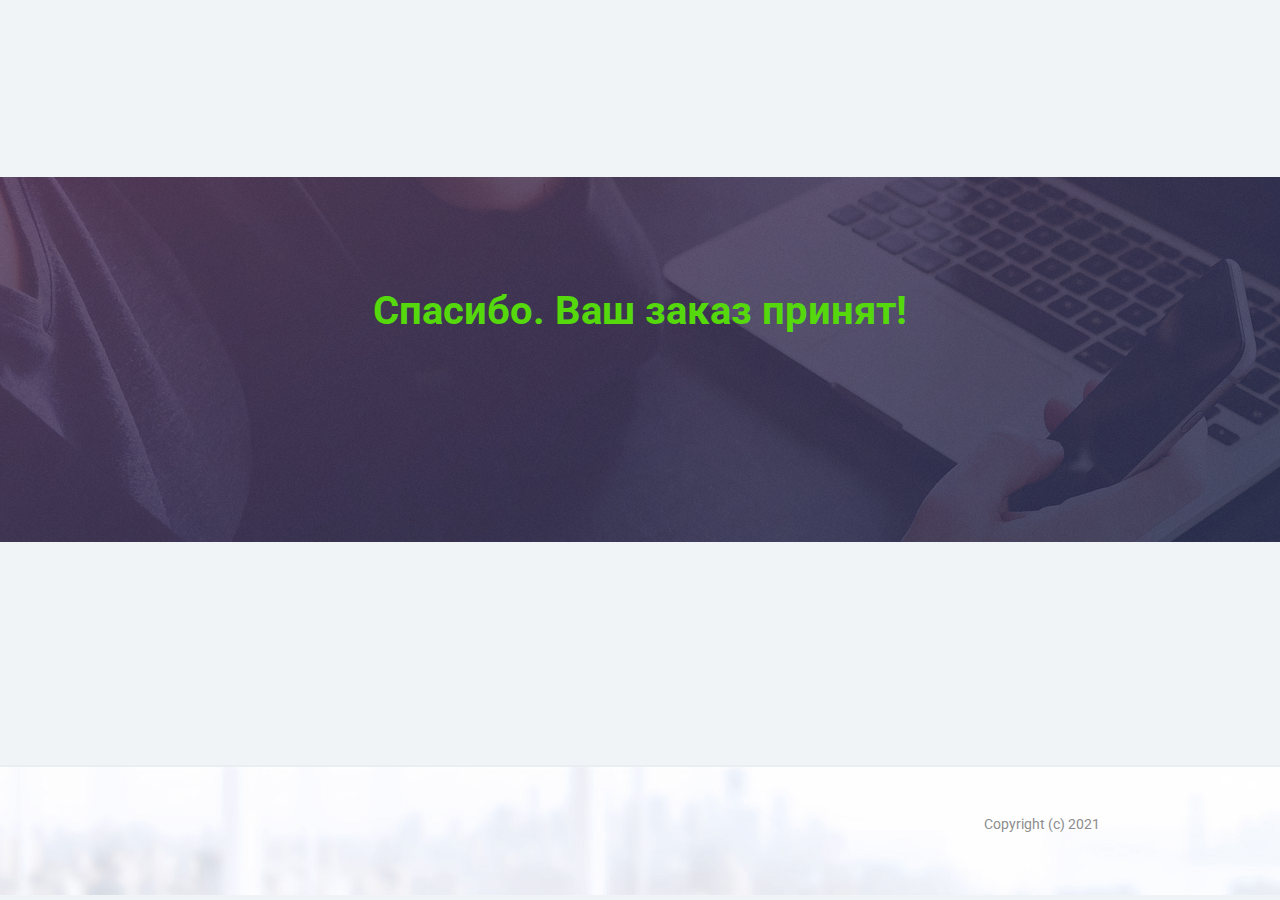
<file: call.html>
<!DOCTYPE html>
<html>
    <head>
                    <title>Спасибо. Ваш заказ принят!</title>
                <meta http-equiv="Content-Type" content="text/html; charset=utf-8">
        <meta name="viewport" content="width=device-width, initial-scale=1.0">

        <link rel="icon" href="/assets_pages/upsells/favicon.ico" type="image/x-icon">
        <link rel="shortcut icon" href="/assets_pages/upsells/favicon.ico" type="image/x-icon">
        <link href='//fonts.googleapis.com/css?family=Roboto:400,300,500,300italic,700&subset=latin,cyrillic' rel='stylesheet' type='text/css'>
        <link media="all" href="/assets_pages/upsells/css/main.css?v=0.1" rel="stylesheet" type="text/css">
        <link media="all" href="/assets_pages/upsells/css/hint.css" rel="stylesheet" type="text/css">

        <script src="//ajax.googleapis.com/ajax/libs/jquery/2.1.3/jquery.min.js"></script>
        <script src="/assets_pages/upsells/js/jquery.placeholder.js"></script>
        <script src="/assets_pages/js/lib.js"></script>
        <script src="/assets_pages/upsells/js/init.js"></script>
        
        <script>
            $(function() {
                $('.btn_ss_holder').click(function() {
                    Lib.request('/ContactCollector/ajaxCollect', {
                        fio: '', 
                        email: $('#email_subscribe').val(), 
                        product_id: '', 
                        ip_addr: ''
                    }, function(result, data) {
                        if (!result && data)
                            return alert(data);
                        if (result)
                            $('.desc_cc_holder').html('<div class="thanks"><b>Спасибо за участие!</b><br><span>На Вашу почту выслано письмо для подтверждения подписки</span></div>');
                    });
                });
            });
        </script>
    </head>
    
    <body class="man" style="background-color: #f1f4f6;">
        <div class="first-block">
            <div class="wrapper">
                <div class="wrap">
                    <div class="top-title top-title-c">
                        <h2 style="color: #55d90d;">Спасибо. Ваш заказ принят!</h2>
                                            </div>
                </div>
            </div>
        </div>


        <div class="section footer">
            <div class="wrap clearfix">
                <div class="right"><p>Copyright (c) 2021</p></div>
            </div>
        </div>

                







    </body>
</html>
</file>
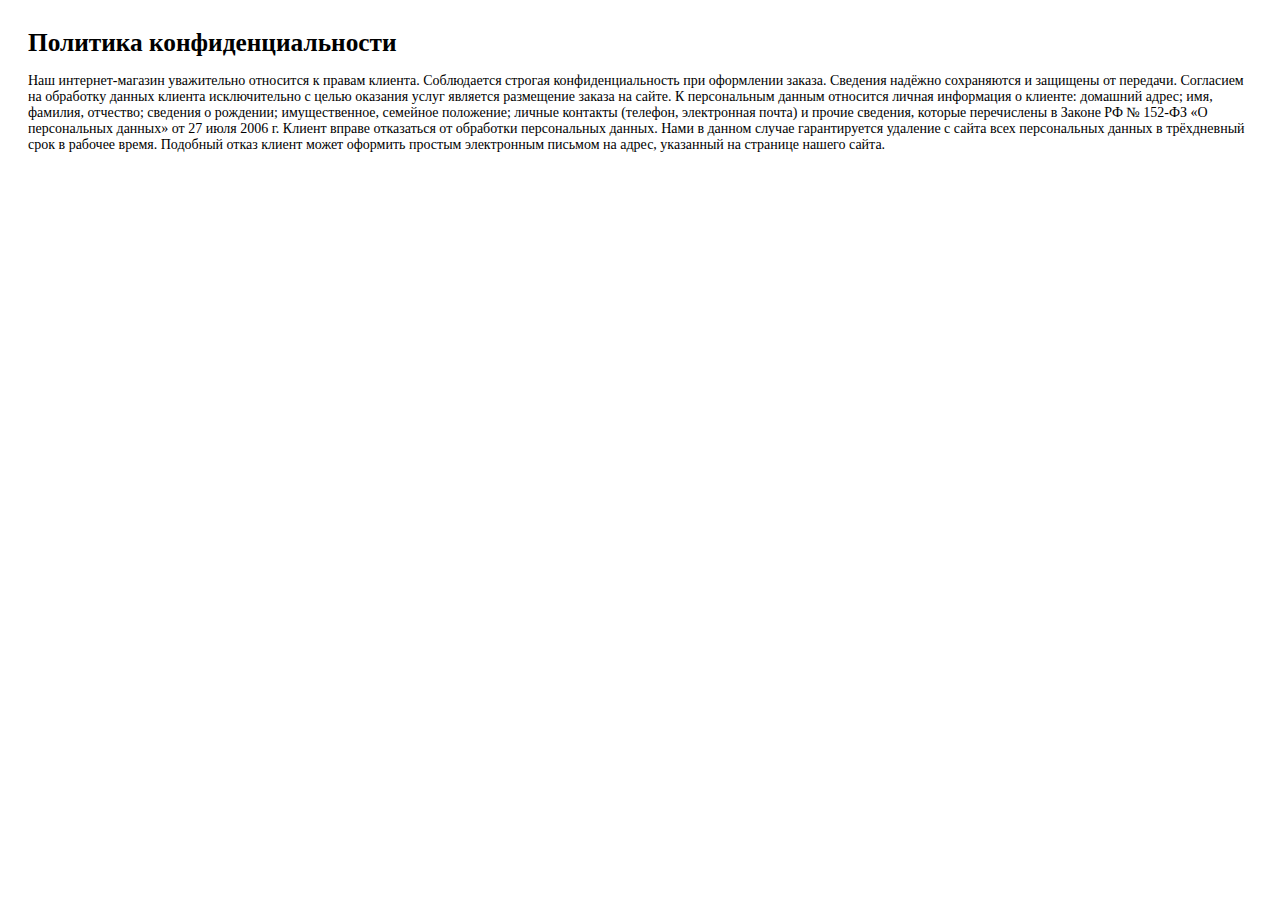
<file: politics.html>
<html>
<head>
	<title>Политика конфиденциальности</title>
<meta charset="UTF-8" />
</head>
<body>
<div style="padding: 20px; font-size: 14px;font-family: 'PT Sans';">
	<h1 style="font-family: 'PT Sans'; padding: 0; margin: 0; margin-bottom: 16px; font-size:19pt; font-weight: bold;">Политика конфиденциальности</h1>
		
Наш интернет-магазин уважительно относится к правам клиента. Соблюдается строгая конфиденциальность при оформлении заказа. Сведения надёжно сохраняются и защищены от передачи.

Согласием на обработку данных клиента исключительно с целью оказания услуг является размещение заказа на сайте.

К персональным данным относится личная информация о клиенте: домашний адрес; имя, фамилия, отчество; сведения о рождении; имущественное, семейное положение; личные контакты (телефон, электронная почта) и прочие сведения, которые перечислены в Законе РФ № 152-ФЗ «О персональных данных» от 27 июля 2006 г.

Клиент вправе отказаться от обработки персональных данных. Нами в данном случае гарантируется удаление с сайта всех персональных данных в трёхдневный срок в рабочее время. Подобный отказ клиент может оформить простым электронным письмом на адрес, указанный на странице нашего сайта.
</body>
</html>
</file>
<file: css/font.css>
@font-face {
    font-family:'MuseoSansBlack';
    src: url('../font/MuseoSansBlack.woff2') format('woff2'),
        url('../font/MuseoSansBlack.woff') format('woff'),
        url('../font/MuseoSansBlack.otf') format('opentype');
    font-weight: 700;
    font-style: normal;
    font-stretch: normal;
    unicode-range: U+0020-0525;
}

@font-face {
    font-family:'MuseoSansRegular';
    src: url('../font/MuseoSansRegular.woff2') format('woff2'),
        url('../font/MuseoSansRegular.woff') format('woff'),
        url('../font/MuseoSansRegular.otf') format('opentype');
    font-weight: 300;
    font-style: normal;
    font-stretch: normal;
    unicode-range: U+0020-0525;
}

@font-face {
    font-family:'MuseoSansMiddle';
    src: url('../font/MuseoSansCyrl-700.woff2') format('woff2'),
        url('../font/MuseoSansCyrl-700.woff') format('woff'),
        url('../font/MuseoSansCyrl-700.otf') format('opentype');
    font-weight: 600;
    font-style: normal;
    font-stretch: normal;
    unicode-range: U+0020-0525;
}
</file>
<file: css/style.css>
body{
    font-family:'MuseoSansRegular', sans-serif;
    font-size: 16px;
    line-height: 24px;
    color: #333;
    background: #f1f1f1;
}
.wrap {
    width: 480px;
    padding: 0;
    margin: 0 auto;
    background: #fff;
}
img.center {
	display: block;
	margin: 0 auto 20px;
}
.nomargin {
    margin: 0 !important;
}
.center {
 	text-align: center;
}
.uppercase {
	text-transform: uppercase;
}
.b, b {
	font-family:'MuseoSansMiddle';
}
.bolder {
	font-family:'MuseoSansBlack';
}
.colorlist li {
    border-left:4px solid #eed86f;
}
.colorlist li:nth-child(even) {
    border-left:4px solid #60c796;
}
h2.title {
	font-size: 30px;
	line-height: 34px;
	text-align: center;
	text-transform: uppercase;
	background: url("../img/title.png") center bottom no-repeat;
	padding: 30px 0 25px;
	margin-bottom: 25px;
}
h2.title .small {
    display: block;
    font-size: 16px;
}
h2.title2 {
	font-size: 30px;
	line-height: 34px;
	text-align: center;
	text-transform: uppercase;
	background: url("../img/title2.png") center bottom no-repeat;
	padding: 30px 0 25px;
	margin-bottom: 25px;
	color: #fff;
}
.list {
    padding-bottom: 5px;
}
p.just {
	text-align: justify;
	text-align-last: center;
}
p {
	padding: 0 20px 20px;
}

.theme_color {
	background: #6e538a;
	color: #fff;
}
.theme_color1 {
	background: #f0f0fd;
	color: #333;
}
.theme_color2 {
	background: #63ce9c;
	color: #fff;
}
.theme_color3 {
	background: #cfcfed;
}

.white {
	color: #fff;
}

/*header*/
.header h2 {
	line-height: 42px;
}
.header h1 {
	font-size: 28px;
	line-height: 52px;
	letter-spacing: 1.5px;
	color: #f8e174;
}
.header_img {
	background: url("../img/header.jpg") center top no-repeat;
	height: 448px;
	position: relative;
}
.header_li {
	width: 200px;
	height: 50px;
	line-height: 18px;
	border-radius: 7px;
	box-sizing: border-box;
	padding: 8px 15px 8px 5px;
}
.header_li img {
	float:left;
	padding: 0 10px 0 0;
	position: relative;top:-3px;
}
.header_li1 {
	position: absolute;
	top: 10px;
	left: 30px;
}
.header_li2 {
	position: absolute;
	top: 10px;
	right: 30px;
}

.header .price {
	color: #333;
	width: 451px;
	height: 137px;
	background: url("../img/price1.png") center top no-repeat;
	margin: -68px auto 20px;
	position: relative;
	z-index: 100;
	text-align: center;
	border-radius: 10px;
}
.header .price .old {
    float: left;
    width: 175px;
    padding: 38px 0 0 25px;
    box-sizing: border-box;
}
.header .price .new {
	float: left;
    width: 175px;
    padding: 38px 25px 0 0;
    box-sizing: border-box;
}
.header .price .old > span, .header .price .new > span, .header .price .sale span {
	display: block;
	font-size: 30px;
	line-height: 32px;
}

.header .price .sale {
	float:left;
	width: 100px;
	padding-top: 45px;
	color: #fff;
	letter-spacing: 1px;
}

ul.ul_header {
	width: 400px;
	margin: -10px auto 30px;
}
ul.ul_header li {
	background: url("../img/ul_header.png") 10px 10px no-repeat #7d6596;
	padding: 8px 15px 8px 40px;
	margin-bottom: 10px;
	border-radius: 7px;
}

.button-m1 {
	width: 400px;
    height: 80px;
    line-height: 86px;
    margin: 0 auto 30px;
    display: block;
    background: #f99b55;
    box-shadow: 0 5px 0 #e08c4c;
    color: #fff;
    text-align: center;
    text-decoration: none;
    font-size: 24px;
    text-transform: uppercase;
    border-radius: 7px;
    letter-spacing: 2px;
    outline: none;
    border: 0;
    cursor: pointer;
    font-family:'MuseoSansMiddle';
}

.products_count {
	padding-bottom: 20px;
}
.products_count b {
	background: #63ce9c;
	border-radius: 2px;
	letter-spacing: 2px;
	padding: 2px 5px;
	margin: 0 4px;
	text-align: center;
}

.header2 h2 {
	line-height: 24px;
	padding-bottom: 18px;
}
.header2 h1 {
	font-size: 36px;
	line-height: 36px;
	letter-spacing: 1.5px;
	color: #f8e174;
	padding-top: 15px;
}
.header2 .price2 {
	color: #333;
	width: 440px;
	height: 152px;
	background: url("../img/price2.png") center top no-repeat;
	margin: -68px auto 20px;
	position: relative;
	z-index: 100;
	text-align: center;
}

.header2 .price2 .old {
    float: left;
    width: 150px;
    padding: 48px 0 0 0;
    box-sizing: border-box;
}
.header2 .price2 .new {
	float: left;
    width: 150px;
    padding: 48px 0 0 0;
    box-sizing: border-box;
}
.header2 .price2 .old span, .header2 .price2 .new span {
	display: block;
	font-size: 30px;
	line-height: 32px;
}
.header2 .price2 .sale span {
	display: block;
	font-size: 38px;
	line-height: 38px;
}

.header2 .price2 .sale {
	float: left;
    width: 140px;
    padding-top: 34px;
    color: #fff;
    letter-spacing: 1px;
}
.header2 .bg_white {
	background: #fff;
	width: 440px;
	border-radius: 4px;
	margin: -44px auto 0;
	padding: 40px 10px 50px;
	box-sizing: border-box;
}
ul.ul_header2 {
	text-align: center;
	padding-bottom: 10px;
}
ul.ul_header2 li {
	display: inline-block;
	vertical-align: top;
	width: 33%;
}
ul.ul_header2 li img {
	display: block;
	margin: 0 auto 10px;
}
ul.ul_header2 li p {
	line-height: 20px;
	padding: 0 10px 10px;
}
.header2 .button-m1 {
	margin-top: -45px;
}
.header2 .products_count b {
	background: #6e538a;
	color: #fff;
	border-radius: 2px;
	letter-spacing: 2px;
	padding: 2px 5px;
	margin: 0 4px;
	text-align: center;
}

.header3 h2 {
	line-height: 42px;
	height: 80px;
}
.header3 h1 {
	display: table;
	background: #8362a4;
	border-bottom: 6px solid #6e538a;
	padding: 8px 20px 4px;
	font-size: 32px;
	margin: -40px auto 0;
	border-radius: 15px;
	text-shadow: -4px 0 0 #6e538a;
	position: relative;
	z-index: 30;
}

.header3 .header_img {
	margin-top: -32px;
	position: relative;
	z-index: 20;
}
.ultrablock {
	height: 150px;
	margin-top: -70px;
	position: relative;
	z-index: 35;
}
.ultrablock .sale3 {
	color: #fff;	
	font-size: 30px;
	text-align: center;
	padding: 16px 0 0;
	box-sizing: border-box;
	width: 165px;
	height: 150px;
	float:left;
}
.ultrablock .sale3 span {
	font-size: 58px;
	line-height: 58px;
	display: block;
	padding-top: 4px;
}
.ultrablock_inner {
	float:left;
	width: 315px;
}
.price3 {
	width: 275px;
	background: #8362a4;
	border-bottom: 6px solid #6e538a;
	box-sizing: border-box;
	padding: 10px 15px 10px 20px;
	overflow: hidden;
	border-radius: 0 15px 15px 0;
	position: relative;
	z-index: 30;
}
.ultrablock_inner .left {
	font-size: 20px;
	float:left;
	width:  120px;
}
.ultrablock_inner .right {
	float: right;
	text-align: right;
}
.ultrablock_inner .old {
	text-decoration: line-through;
	font-style: 18px;
}
.ultrablock_inner .new {
	color: #f8e174;
	font-size: 30px;
}

.ul_header3 {
	padding: 30px 0;
}
.ul_header3 li {
	display: inline-block;
	vertical-align: top;
	width: 33%;
	background: url("../img/ul_header3.png") center top no-repeat;
	padding: 30px 0 0; 
	font-size: 14px;
	line-height: 20px;
}
.header3 .products_count b {
	background: #8362a4;
	color: #fff;
}

.galery {
	padding: 35px 0;
}

.reviews_slider img {
	margin: 0 auto;
	border-radius: 10px;
}

.legend {
    margin: 0 20px 10px;
}
.legend li {
    display: table;
    position: relative;
    width: 100%;
    height: 60px;
    border-bottom: 1px solid #f0f0fd;
}
.legend li:last-child {
    border: none;
}
.legend span {
    display: block;
    width: 30px;
    height: 30px;
    border-radius: 50%;
    background: #63ce9c;
    color:#fff;
    font-family: 'MuseoSansBlack';
    text-align: center;
    line-height: 30px;
    position: absolute;
    top:50%;
    margin-top: -15px;
    left: 0;
}
.legend p {
    display: table-cell;
    vertical-align: middle;
    padding: 0 20px 0 50px;
}

.video-container{
    position: relative;
    width: 400px;
    height: 300px;
    overflow:hidden;
    margin: 0 auto 20px;
    background: #000;
    border-radius: 20px;
}
.video-container iframe, .video-container object, .video-container embed{
    position:absolute;
    display: block;
    width: 100%;
    height: 100%;
    top: 0;
    left: 0;
}

ul.list1 {
	text-align: center;
	padding: 0px 0 10px;
}
ul.list1 li {
	display: inline-block;
	vertical-align: top;
	width: 50%;
	padding-bottom: 20px;
}
ul.list1 li h3 {
	color: #f8e174;
	font-family:'MuseoSansMiddle';
}
ul.list1 li img {
		border-radius: 10px;
}
ul.list1 li p {
	padding: 0 20px 0;
}

ul.list2 {
	padding: 0 0 10px;
}
ul.list2 li {
	border-radius: 10px;
	background: #fff;
	color: #222;
	margin: 0 20px 20px;
	overflow: hidden;
}
ul.list2 li .text {
	width: 286px;
	float: left;
	padding: 15px 10px 10px 20px;
	box-sizing: border-box;
}
ul.list2 li h3 {
	font-family:'MuseoSansMiddle';
}
ul.list2 li img {
	float: right;
}
ul.list2 li p {
	padding: 0;
}

ul.list3 {
	padding: 0 0 10px;
}
ul.list3 li {
	border-radius: 10px;
	background: #7d6596;
	margin: 0 40px 20px;
	overflow: hidden;
	padding: 30px 0 0;
}
ul.list3 li img {
	display: block;
	margin: 0 auto 10px;
	border-radius: 10px;
}
ul.list3 li h3 {
	font-family:'MuseoSansMiddle';
	color: #f0da70;
}
ul.list3 li p {
	text-align: center;
}


ul.list4 {
	padding: 0 0 10px;
}
ul.list4 li {
	border-radius: 10px;
	background: #fff;
	color: #222;
	margin: 0 40px 20px;
	overflow: hidden;
	height: 200px;
}

ul.list4 li.right_img img {
	float: right;
}
ul.list4 li.left_img img {
	float: left;
}
ul.list4 li p {
	padding: 70px 20px 0;
	text-align: center;
	background: url("../img/list4.jpg") center 30px no-repeat;
}
ul.list4 li.left_img p {
	margin-left: 200px;
}
ul.list4 li.right_img p {
	margin-right: 200px;
}

.list_white ul.list1 li h3 {
	color: #222;
}
.list_white ul.list2 li {
	box-shadow: 0 0 25px -5px #c6c6c6;
}
.list_white ul.list3 li h3 {
    color: #222;
}
.list_white ul.list3 li {
	background: #f0f0fd;
}
.list_white ul.list4 li {
	background: #6e538a;
}
.list_white ul.list4 li p {
    background: url("../img/list4.png") center 30px no-repeat;
    color: #fff;
}

ul.sked1 {
	padding: 20px 0 0px;
}
ul.sked1 li {
	padding: 5px 20px 20px 50px;
	margin: 0 20px 10px;
    background: url("../img/list4.jpg") left 1px no-repeat;
    border-bottom: 1px dashed #f0f0fd;
}
ul.sked1 li:last-child {
	border-bottom: 0;
}

ul.sked2 {
	padding: 20px 0 0px;
}
ul.sked2 li {
	padding: 5px 20px 20px 50px;
	margin: 0 20px 10px;
    background: url("../img/list4.png") left 1px no-repeat;
    border-bottom: 1px dashed #8b75a1;
}
ul.sked2 li:last-child {
	border-bottom: 0;
}


ul.ul_str {
	text-align: right;
}
ul.ul_str b {
	float: left;
	display: inline-block;
}
ul.ul_str li {
	padding: 15px 20px 15px 46px;
	background: url("../img/ul_str.png") 20px 20px no-repeat #f0f0fd;
}
ul.ul_str li:nth-child(2n) {
	background: url("../img/ul_str.png") 20px 20px no-repeat #fff;
}

table.drugie {
	margin: 20px 0;
}
table.drugie thead tr th {
	font-size: 16px;
	line-height: 16px;
	color: #fff;
	text-transform: uppercase;
	padding: 20px 20px 25px;
	height: 20px;
}

table.drugie thead tr th.left {
	background: #cdcdcd;
	border-right: 4px solid #fff;
} 
table.drugie thead tr th.left span:before {
	content: '';
	display: inline-block;
	width: 21px;
    height: 21px;
	background: url("../img/left.png") left top no-repeat;
	position: relative;
	top:5px;
	padding-right: 5px;
}
table.drugie thead tr th.right {
	border-left: 4px solid #fff;
	background: #63ce9c;
} 
table.drugie thead tr th.right span:before {
	content: '';
	display: inline-block;
	width: 21px;
    height: 21px;
	background: url("../img/right.png") left top no-repeat;
	position: relative;
	top:5px;
	padding-right: 5px;
}
table.drugie tr td {
	font-size: 14px;
	width: 50%;
	padding: 10px 20px;
	box-sizing: border-box;
}
table.drugie tr td.first_color {
	background: #f2f2f2;
	border-right: 4px solid #fff;
}
table.drugie tr td.second_color {
	background: #e0fff1;
	border-left: 4px solid #fff;
}

.spec_inner {
	background: url("../img/spec_inner.jpg") center top no-repeat;
	position: relative;
	padding-bottom: 10px;
}
.spec_img {
	border-radius: 50%;
	position: absolute;
	left:30px;
	top:80px;
}
.spec_inner p {
	padding: 15px 0 20px 150px;
}
.spec_inner p b {
	display: block;
}

.spec2 {
	padding-bottom: 40px;
}
.spec_inner2 {
	background: #fff;
	margin: 20px 40px 0px;
	border-radius: 10px;
	color: #333;
	padding: 30px 0px 10px;
	position: relative;
}
.spec_inner2:before {
	content: '';
	width: 34px;
	height: 40px;
	background: url("../img/spec2_before.png") center top no-repeat;
	display: block;
	position: absolute;
	top:-20px;
	left: 20px;
}
.spec_inner2:after {
	content: '';
	width: 34px;
	height: 40px;
	background: url("../img/spec2_after.png") center top no-repeat;
	display: block;
	position: absolute;
	bottom: :8px;
	right: 20px;
}
.stamp {
	position: relative;
}
.stamp:after {
	content: '';
	width: 140px;
	height: 93px;
	background: url("../../../glider4/img/stamp.png") center top no-repeat;
	display: block;
	position: absolute;
	bottom: -20px;
	right: 30px;
}
.stamp img {
	margin: 0 auto 10px;
	display: block;
}
.spec2_name b {
	display: block;
}

.rev {
	margin: 0px 40px 40px;
	position: relative;
}
.rev .just {
	background: #fff;
	color: #333;
	padding: 30px 30px 20px;
	margin-top: 30px;
	border-radius: 10px;
	position: relative;
	text-align: justify;
	text-align-last: center;
}
.rev .just:before {
	content: '';
	width: 50px;
	height: 50px;
	background: url("../img/rev.jpg") center top no-repeat;
	display: block;
	border-radius: 50%;
	position: absolute;
	right: 20px;
	top:-25px;
	z-index: 20;
}
h2.mar_bot0 {
	margin-bottom: 0;
}
img.ava {
	border-radius: 50%;
	margin: 20px auto 5px;
}
.rev p.name {
	text-align: center;
	padding: 0;
}
.rev p.name b {
	display: block;
}
img.rev {
	margin: -30px -30px 20px;
	border-radius: 10px 10px 0 0;
}

.white_rev .rev .just {
	background: #6e538a;
    color: #fff;
	padding: 30px 30px 20px;
	margin-top: 30px;
	border-radius: 10px;
	position: relative;
	text-align: justify;
	text-align-last: center;
}

.white_rev2 .rev .just {
	background: #fff;
    color: #333;
	padding: 30px 30px 20px;
	margin-top: 30px;
	border-radius: 10px;
	position: relative;
	text-align: justify;
	text-align-last: center;
	box-shadow: 0 0 25px -5px #c6c6c6;
}


ul.deliv1 {
	margin: 0 35px;
	padding-bottom: 30px;
}
ul.deliv1 li {
	display: inline-block;
	vertical-align: top;
	width: 195px;
	margin: 0 5px 10px;
	background: #fff;
	color: #333;
	border-radius: 10px;
	padding-top: 20px;
}

ul.deliv2 {
	margin: 0 35px;
	padding-bottom: 30px;
}
ul.deliv2 li {
	display: inline-block;
	vertical-align: top;
	width: 195px;
	margin: 0 5px 10px;
	border-radius: 10px;
	padding-top: 20px;
	box-shadow: 0 0 25px -5px #c6c6c6;
}

ul.deliv3 {
	margin: 0 35px;
	padding-bottom: 30px;
}
ul.deliv3 li {
	margin: 0 auto 10px;
	padding: 10px;
	background: #fff;
	color: #333;
	border-radius: 10px;
}
ul.deliv3 li img {
	float:left;
}
ul.deliv3 li .text {
	margin-left: 96px;
}
ul.deliv3 li .text p {
	padding: 0;
	line-height: 20px;
}
ul.deliv3 li .text h3 {
	text-transform: uppercase;
}

ul.deliv4 {
	margin: 0 35px;
	padding-bottom: 30px;
}
ul.deliv4 li {
	margin: 0 auto 10px;
	padding: 10px;
	border-radius: 10px;
	box-shadow: 0 0 25px -5px #c6c6c6;
}
ul.deliv4 li img {
	float:left;
}
ul.deliv4 li .text {
	margin-left: 96px;
}
ul.deliv4 li .text p {
	padding: 0;
	line-height: 20px;
}
ul.deliv4 li .text h3 {
	text-transform: uppercase;
}

.header form input, .header form  select {
	outline: none;
	display: block;
	background: #f0f0fd;
	color: #333;
	font-family:'MuseoSansRegular';
	width: 400px;
    height: 80px;
    line-height: 86px;
    margin: 0 auto 20px;
    border-radius: 7px;
    letter-spacing: 2px;
    text-align: center;
    border: 0;
    font-size: 18px;
}
.footer1 form input, .footer1 form  select {
	background: #7d6596;
	color: #fff;
}
.footer1 form input::-webkit-input-placeholder {color:#fff;}
.footer1 form input::-moz-placeholder          {color:#fff;}/* Firefox 19+ */
.footer1 form input:-moz-placeholder           {color:#fff;}/* Firefox 18- */
.footer1 form input:-ms-input-placeholder      {color:#fff;}


p.nopad {
	padding-bottom: 0;
}
.footer2 .button-m1 {
	margin: 0 auto;
}
.footer2 .bg_white {
	padding-bottom: 30px;
	margin-bottom: 20px;
}
.footer3 form {
	margin-top: 30px;
}

.cpu {
	margin-top: 30px;
}
.cpu a {
	color: #333;
	display: inline-block;
	margin: 0 5px;
}
.cpu img{
	display: block;
	margin: 0 auto 10px;
}

.copyright { font-size: 14px;text-align: center; padding:20px 0;color: #6C6E6F;}
.copyright p { width: 100%; text-align: center; padding: 0; margin: 0; }
.copyright br { display: none; }
.copyright img { margin: 10px auto!important; max-width:100%; }
.copyright a {color: #6C6E6F; text-decoration: none;}
.copyright a:hover { color:#FF0069; text-decoration: none; }

.errField { display:none; font-size: 14px; background: #f00; color: #fff; text-align: center; padding: 10px; margin-bottom:10px; }

.errorMessage {font-size: 11px;background: rgba(255, 0, 0, 0.64);color: #fff;text-align: center;padding: 5px 10px;position: absolute;margin: 52px 0 0; }
</file>
<file: css/timer.css>
.timer_block {
	margin: 0px auto 20px;
	padding: 10px  10px 6px 15px;
	width: 400px;
	box-sizing: border-box;
	border: 2px dotted #d2d2ee;
	overflow: hidden;
	border-radius: 5px;
}

.timer_block p {
	float: left;
	width: 140px;
	font-size: 16px;
	line-height: 24px;
	color: #222;
	padding: 0;
}


.timer_block .timer {
	float: left;
	width: 230px;
}

.timer_block .timer_item {
	float: left;
	width: 33.333333%;
	font-size: 50px;
	line-height: 50px;
	color: #8362a4;
	text-align: center;
	position: relative;
}

.timer_block .timer_item:nth-child(2):before, 
.timer_block .timer_item:nth-child(2):after {
	display: block;
	content: ':';
	width: 10px;
	font-size: 28px;
	line-height: 44px;
	position: absolute;
	top: 0;
}

.timer_block .timer_item:nth-child(2):before {
	left: -5px;
}

.timer_block .timer_item:nth-child(2):after {
	right: -5px;
}

.timer_block2 {
	padding: 20px  10px 6px 15px;
	width: 315px;
	height: 86px;
	box-sizing: border-box;
	border: 0;
	overflow: hidden;
	border-radius: 0px;
	margin: -10px 0 0;
	position: relative;
	z-index: 20;
}
.timer_block2 p {
	float: left;
	width: 80px;
	font-size: 16px;
	line-height: 20px;
	color: #222;
	padding: 6px 0 0;
}
.timer_block2 .timer {
	float: left;
	width: 200px;
}
.timer_block2 .timer_item {
	float: left;
	width: 33.333333%;
	font-size: 40px;
	line-height: 40px;
	margin-top: 8px;
	color: #8362a4;
	text-align: center;
	position: relative;
}
</file>
<file: css/TimeCircles.css>
.el-timer {
    width: 400px;
    margin: 0 auto;
}

.time_circles {
    position: relative;
    width: 100%;
    height: 100%;
}

.time_circles > div {
    position: absolute;
    text-align: center;
}

.time_circles > div > h4 {
    margin: 0px;
    padding: 0px 0 5px;
    text-align: center;
    font-size: 15px;
    font-family:'MuseoSansRegular';
    color: #fff;
}

.time_circles > div > span {
    display: block;
    width: 100%;
    text-align: center;
    font-size: 42px !important;
    margin-top: 0.4em;
    color: #fff;
    font-family:'MuseoSansMiddle';
}
</file>
<file: assets_pages/fonts/roboto.css>
@font-face {
    font-family: 'Roboto';
    src: local('Roboto Thin'), local('Roboto-Thin'), url('robotothin.woff2') format('woff2'), url('robotothin.woff') format('woff'), url('robotothin.ttf') format('truetype');
    font-weight: 100;
    font-style: normal;
}
@font-face {
    font-family: 'Roboto';
    src: local('Roboto Thin Italic'), local('Roboto-ThinItalic'), url('robotothinitalic.woff2') format('woff2'), url('robotothinitalic.woff') format('woff'), url('robotothinitalic.ttf') format('truetype');
    font-weight: 100;
    font-style: italic;
}
@font-face {
    font-family: 'Roboto';
    src: local('Roboto Light'), local('Roboto-Light'), url('robotolight.woff2') format('woff2'), url('robotolight.woff') format('woff'), url('robotolight.ttf') format('truetype');
    font-weight: 300;
    font-style: normal;
}
@font-face {
    font-family: 'Roboto';
    src: local('Roboto Light Italic'), local('Roboto-LightItalic'), url('robotolightitalic.woff2') format('woff2'), url('robotolightitalic.woff') format('woff'), url('robotolightitalic.ttf') format('truetype');
    font-weight: 300;
    font-style: italic;
}
@font-face {
    font-family: 'Roboto';
    src: local('Roboto'), local('Roboto-Regular'), url('roboto.woff2') format('woff2'), url('roboto.woff') format('woff'), url('roboto.ttf') format('truetype');
    font-weight: 400;
    font-style: normal;
}
@font-face {
    font-family: 'Roboto';
    src: local('Roboto Italic'), local('Roboto-Italic'), url('robotoitalic.woff2') format('woff2'), url('robotoitalic.woff') format('woff'), url('robotoitalic.ttf') format('truetype');
    font-weight: 400;
    font-style: italic;
}
@font-face {
    font-family: 'Roboto';
    src: local('Roboto Medium'), local('Roboto-Medium'), url('robotomedium.woff2') format('woff2'), url('robotomedium.woff') format('woff'), url('robotomedium.ttf') format('truetype');
    font-weight: 500;
    font-style: normal;
}
@font-face {
    font-family: 'Roboto';
    src: local('Roboto Medium Italic'), local('Roboto-MediumItalic'), url('robotomediumitalic.woff2') format('woff2'), url('robotomediumitalic.woff') format('woff'), url('robotomediumitalic.ttf') format('truetype');
    font-weight: 500;
    font-style: italic;
}
@font-face {
    font-family: 'Roboto';
    src: local('Roboto Bold'), local('Roboto-Bold'), url('robotobold.woff2') format('woff2'), url('robotobold.woff') format('woff'), url('robotobold.ttf') format('truetype');
    font-weight: 700;
    font-style: normal;
}
@font-face {
    font-family: 'Roboto';
    src: local('Roboto Bold Italic'), local('Roboto-BoldItalic'), url('robotobolditalic.woff2') format('woff2'), url('robotobolditalic.woff') format('woff'), url('robotobolditalic.ttf') format('truetype');
    font-weight: 700;
    font-style: italic;
}
@font-face {
    font-family: 'Roboto';
    src: local('Roboto Black'), local('Roboto-Black'), url('robotoblack.woff2') format('woff2'), url('robotoblack.woff') format('woff'), url('robotoblack.ttf') format('truetype');
    font-weight: 900;
    font-style: normal;
}
@font-face {
    font-family: 'Roboto';
    src: local('Roboto Black Italic'), local('Roboto-BlackItalic'), url('robotoblackitalic.woff2') format('woff2'), url('robotoblackitalic.woff') format('woff'), url('robotoblackitalic.ttf') format('truetype');
    font-weight: 900;
    font-style: italic;
}
</file>
<file: assets_pages/css/popup-m1-style.css>
#m1-form, #m1-form>div, .close-m1, .popup-m1-title, .popup-m1-cont, .popup-m1-form,
.popup-m1-text2, .popup-m1-text1, #m1-form .popup-m1-form input[type=text], #m1-form .popup-m1-form input[type=tel]
#m1-form .popup-m1-form button{width: auto; max-width: none; height: auto; max-height: none; margin: 0; padding: 0; border: 0; outline: 0; float: none; position: relative; background: none; line-height: normal; font-family: "Tahoma", "Geneva", "Kalimati", sans-serif; -webkit-box-sizing: border-box; -moz-box-sizing: border-box; box-sizing: border-box;}
#m1-form {
    position: fixed;
    display: none;
    width: 450px;
    margin-left: -225px;
    margin-top: -280px;
    top: 50%;
    /*    top: 10%;*/
    left: 50%;
    background: #fff;
    z-index: 9999999;
    -webkit-border-radius: 8px;
    -moz-border-radius: 8px;
    border-radius: 8px;
    -webkit-box-shadow: 0px 0px 0px 0px rgba(0, 0, 0, 0);
    -moz-box-shadow:    0px 0px 0px 0px rgba(0, 0, 0, 0);
    box-shadow:         0px 0px 0px 0px rgba(0, 0, 0, 0);
}
#m1-form a.close-m1 {
    position: absolute;
    display: block;
    width: 28px;
    height: 28px;
    line-height: 26px;
    top: 3px;
    right: 3px;
    background: transparent;
    font-size: 24px;
    color: #fff;
    text-decoration: none;
    text-align: center;
    cursor: pointer;
    z-index: 999;
}
#m1-form a.close-m1:before{
    content: '\00D7';
}
#m1-form>div{
    position: relative;
    width: 100%;
    overflow: hidden;
    -webkit-border-radius: 8px;
    -moz-border-radius: 8px;
    border-radius: 8px;
}
#m1-form .popup-m1-title{
    position: relative;
    padding: 20px 0px 16px;
    text-align: center;
    text-transform: uppercase;
    font-weight: 700;
    font-size: 25px;
    letter-spacing: 0.7px;
    line-height: 1.3em;
    color: #fff;
    background: #64ca50;
}
#m1-form .popup-m1-title:before, #m1-form .popup-m1-title:after {
    content: "";
    position: absolute;
    width: 50%;
    height: 20px;
    bottom: -10px;
    background: #64ca50;
}
#m1-form .popup-m1-title:before {
    left: 0;
    transform: skew(0deg, 4deg);
}
#m1-form .popup-m1-title:after {
    right: 0;
    transform: skew(0deg, -4deg);
}
#m1-form .popup-m1-cont{
    position: relative;
    padding: 45px 20px 30px;
    color: #333;
    font-size: 17px;
    line-height: 1.5em;
}
#m1-form .popup-m1-cont div.popup-m1-text1{
    text-align: center;
}
#m1-form .popup-m1-form{
    position: relative;
    display: block;
    height: auto;
    width: auto;
    background: none;
    padding: 30px 0;
    border-radius: 0;
    -webkit-box-shadow: 0 0 0 0;
    -moz-box-shadow:    0 0 0 0;
    box-shadow:         0 0 0 0;
}
#m1-form .popup-m1-form:after{
    content: '';
    display: block;
    clear: both;
    height: 0px;
}
#m1-form .popup-m1-form input[type=text],
#m1-form .popup-m1-form input[type=tel],
#m1-form .popup-m1-form button{
    border: 0;
    outline: 0;
    margin: 0;
    padding: 0;
    font-style: normal;
    font-weight: 400;
    text-transform: none;
    background: #fff;
    -webkit-box-shadow: 0 0 0 0;
    -moz-box-shadow:    0 0 0 0;
    box-shadow:         0 0 0 0;
    position: relative;
    display: block;
    margin: 0 auto;
    text-align: left;
    -webkit-border-radius: 4px;
    -moz-border-radius: 4px;
    border-radius: 4px;
    outline: none;
}
#m1-form .popup-m1-form button{
    font-weight: 700;
    text-transform: uppercase;
}
#m1-form .popup-m1-form input[type=text]::-webkit-input-placeholder,
#m1-form .popup-m1-form input[type=tel]::-webkit-input-placeholder
{color: #a9a9a9; opacity: 1;}
#m1-form .popup-m1-form input[type=text]:-moz-placeholder,
#m1-form .popup-m1-form input[type=tel]:-moz-placeholder
{color: #a9a9a9; opacity: 1;}
#m1-form .popup-m1-form input[type=text]::-moz-placeholder,
#m1-form .popup-m1-form input[type=tel]::-moz-placeholder
{color: #a9a9a9; opacity: 1;}
#m1-form .popup-m1-form input[type=text]:-ms-input-placeholder,
#m1-form .popup-m1-form input[type=tel]:-ms-input-placeholder
{color: #a9a9a9; opacity: 1;}

#m1-form .popup-m1-form input[type=text],
#m1-form .popup-m1-form input[type=tel]
{
    width: 90%;
    height: 64px;
    margin-bottom: 16px;
    line-height: 64px;
    font-size: 17px;
    color: #222;
    background: #fff;
    text-indent: 20px;
    border: 1px solid #ccc;
    text-shadow: none;
}
#m1-form .popup-m1-form input[type=text]:focus,
#m1-form .popup-m1-form input[type=tel]:focus
{
    border-color: #aaa;
}
#m1-form .popup-m1-form button{
    width: 90%;
    height: 68px;
    line-height: 68px;
    color: #fff;
    text-align: center;
    text-decoration: none;
    text-transform: uppercase;
    font-size: 22px;
    font-weight: 700;
    letter-spacing: 0.7px;
    border-bottom: 3px solid #cd6c00;
    background: #ff8300;
    cursor: pointer;
    -webkit-box-shadow: 0 0 0 0;
    -moz-box-shadow:    0 0 0 0;
    box-shadow:         0 0 0 0;
    text-shadow: 0px 0px 0px;
}
#m1-form .popup-m1-form button:hover{
    background: #ff8f00;
}
#m1-form .popup-m1-form button:active{
    top: -1px;
}
#m1-form .popup-m1-cont div.popup-m1-text2{
    text-align: center;
}
#m1-form .popup-m1-cont div.popup-m1-text2:before{
    content: '';
    position: relative;
    display: inline-block;
    width: 16px;
    height: 15px;
    margin: 0 10px 0 0;
    top: 2px;
    background: url(popup-m1-phone.png) 0 0 no-repeat;
}

/**********For screen**********/
#overlay-popup-m1 {
    display: none;
    position:fixed;
    width: 100%;
    height: 100%;
    top: 0;
    left: 0;
    background: #000;
    -ms-filter: "progid:DXImageTransform.Microsoft.Alpha(Opacity=60)";
    filter: alpha(opacity=60);
    -moz-opacity: 0.6;
    -khtml-opacity: 0.6;
    opacity: 0.6;
    z-index: 999999;
}

@media screen and (max-width: 450px){
    #m1-form {
        width: 100%;
        height: 100%;
        margin-left: 0;
        margin-top: 0;
        top: 0;
        left: 0;
        -webkit-border-radius: 0px;
        -moz-border-radius: 0px;
        border-radius: 0px;
    }
    #m1-form>div{
        -webkit-border-radius: 0px;
        -moz-border-radius: 0px;
        border-radius: 0px;
    }
    #m1-form .popup-m1-cont{
        padding: 45px 12px 30px;
    }
    #m1-form .popup-m1-form input[type=text], #m1-form .popup-m1-form input[type=tel],#m1-form .popup-m1-form button{
        width: 100%;
    }
    #m1-form .popup-m1-title {
        padding: 26px 10px 16px;
        font-size: 24px;
    }
}

@media screen and (max-height: 560px){
    #m1-form {
        margin-top: 0;
        top: 0;
        bottom: 0;
        overflow-y: scroll;
    }
}
</file>
<file: assets_pages/upsells/css/hint.css>
/*! Hint.css - v1.3.3 - 2014-07-06
* http://kushagragour.in/lab/hint/
* Copyright (c) 2014 Kushagra Gour; Licensed MIT */

/*-------------------------------------*\
	HINT.css - A CSS tooltip library
\*-------------------------------------*/
/**
 * HINT.css is a tooltip library made in pure CSS.
 *
 * Source: https://github.com/chinchang/hint.css
 * Demo: http://kushagragour.in/lab/hint/
 *
 * Release under The MIT License
 *
 */
/**
 * source: hint-core.scss
 *
 * Defines the basic styling for the tooltip.
 * Each tooltip is made of 2 parts:
 * 	1) body (:after)
 * 	2) arrow (:before)
 *
 * Classes added:
 * 	1) hint
 */
.hint, [data-hint] {
  position: relative;
  display: inline-block;
  /**
   * tooltip arrow
   */
  /**
   * tooltip body
   */ }
  .hint:before, .hint:after, [data-hint]:before, [data-hint]:after {
    position: absolute;
    -webkit-transform: translate3d(0, 0, 0);
    -moz-transform: translate3d(0, 0, 0);
    transform: translate3d(0, 0, 0);
    visibility: hidden;
    opacity: 0;
    z-index: 1000000;
    pointer-events: none;
    -webkit-transition: 0.3s ease;
    -moz-transition: 0.3s ease;
    transition: 0.3s ease;
    -webkit-transition-delay: 0ms;
    -moz-transition-delay: 0ms;
    transition-delay: 0ms; }
  .hint:hover:before, .hint:hover:after, .hint:focus:before, .hint:focus:after, [data-hint]:hover:before, [data-hint]:hover:after, [data-hint]:focus:before, [data-hint]:focus:after {
    visibility: visible;
    opacity: 1; }
  .hint:hover:before, .hint:hover:after, [data-hint]:hover:before, [data-hint]:hover:after {
    -webkit-transition-delay: 100ms;
    -moz-transition-delay: 100ms;
    transition-delay: 100ms; }
  .hint:before, [data-hint]:before {
    content: '';
    position: absolute;
    background: transparent;
    border: 6px solid transparent;
    z-index: 1000001; }
  .hint:after, [data-hint]:after {
    content: attr(data-hint);
    background: #fff;
    color: #f5f5f5;
    padding: 8px 10px;
    font-size: 13px;
    line-height: 14px;
    }

/**
 * source: hint-position.scss
 *
 * Defines the positoning logic for the tooltips.
 *
 * Classes added:
 * 	1) hint--top
 * 	2) hint--bottom
 * 	3) hint--left
 * 	4) hint--right
 */
/**
 * set default color for tooltip arrows
 */
.hint--top:before {
  border-top-color: #383838; }

.hint--bottom:before {
  border-bottom-color: #383838; }

.hint--left:before {
  border-left-color: #383838; }

.hint--right:before {
  border-right-color: #383838; }

/**
 * top tooltip
 */
.hint--top:before {
  margin-bottom: -12px; }
.hint--top:after {
  margin-left: -18px; }
.hint--top:before, .hint--top:after {
  bottom: 100%;
  left: 38%; }
.hint--top:hover:after, .hint--top:hover:before, .hint--top:focus:after, .hint--top:focus:before {
  -webkit-transform: translateY(-8px);
  -moz-transform: translateY(-8px);
  transform: translateY(-8px); }

/**
 * bottom tooltip
 */
.hint--bottom:before {
  margin-top: -12px; }
.hint--bottom:after {
  margin-left: -18px; }
.hint--bottom:before, .hint--bottom:after {
  top: 100%;
  left: 50%; }
.hint--bottom:hover:after, .hint--bottom:hover:before, .hint--bottom:focus:after, .hint--bottom:focus:before {
  -webkit-transform: translateY(8px);
  -moz-transform: translateY(8px);
  transform: translateY(8px); }

/**
 * right tooltip
 */
.hint--right:before {
  margin-left: -12px;
  margin-bottom: -6px; }
.hint--right:after {
  margin-bottom: -14px; }
.hint--right:before, .hint--right:after {
  left: 100%;
  bottom: 50%; }
.hint--right:hover:after, .hint--right:hover:before, .hint--right:focus:after, .hint--right:focus:before {
  -webkit-transform: translateX(8px);
  -moz-transform: translateX(8px);
  transform: translateX(8px); }

/**
 * left tooltip
 */
.hint--left:before {
  margin-right: -12px;
  margin-bottom: -6px; }
.hint--left:after {
  margin-bottom: -14px; }
.hint--left:before, .hint--left:after {
  right: 100%;
  bottom: 50%; }
.hint--left:hover:after, .hint--left:hover:before, .hint--left:focus:after, .hint--left:focus:before {
  -webkit-transform: translateX(-8px);
  -moz-transform: translateX(-8px);
  transform: translateX(-8px); }

/**
 * source: hint-color-types.scss
 *
 * Contains tooltips of various types based on color differences.
 *
 * Classes added:
 * 	1) hint--error
 * 	2) hint--warning
 * 	3) hint--info
 * 	4) hint--success
 *
 */
/**
 * Error
 */
.hint--error:after {
  background-color: #b34e4d;
  text-shadow: 0 -1px 0px #592726; }
.hint--error.hint--top:before {
  border-top-color: #b34e4d; }
.hint--error.hint--bottom:before {
  border-bottom-color: #b34e4d; }
.hint--error.hint--left:before {
  border-left-color: #b34e4d; }
.hint--error.hint--right:before {
  border-right-color: #b34e4d; }

/**
 * Warning
 */
.hint--warning:after {
  background-color: #c09854;
  text-shadow: 0 -1px 0px #6c5328; }
.hint--warning.hint--top:before {
  border-top-color: #c09854; }
.hint--warning.hint--bottom:before {
  border-bottom-color: #c09854; }
.hint--warning.hint--left:before {
  border-left-color: #c09854; }
.hint--warning.hint--right:before {
  border-right-color: #c09854; }

/**
 * Info
 */
.hint--info:after {
  width: 120px;  
  background-color: #333;
}
.hint--info.hint--top:before {
  border-top-color: #333; }
.hint--info.hint--bottom:before {
  border-bottom-color: #333; }
.hint--info.hint--left:before {
  border-left-color: #333; }
.hint--info.hint--right:before {
  border-right-color: #333; }

/**
 * Success
 */
.hint--success:after {
  background-color: #458746;
  text-shadow: 0 -1px 0px #1a321a; }
.hint--success.hint--top:before {
  border-top-color: #458746; }
.hint--success.hint--bottom:before {
  border-bottom-color: #458746; }
.hint--success.hint--left:before {
  border-left-color: #458746; }
.hint--success.hint--right:before {
  border-right-color: #458746; }

/**
 * source: hint-always.scss
 *
 * Defines a persisted tooltip which shows always.
 *
 * Classes added:
 * 	1) hint--always
 *
 */
.hint--always:after, .hint--always:before {
  opacity: 1;
  visibility: visible; }
.hint--always.hint--top:after, .hint--always.hint--top:before {
  -webkit-transform: translateY(-8px);
  -moz-transform: translateY(-8px);
  transform: translateY(-8px); }
.hint--always.hint--bottom:after, .hint--always.hint--bottom:before {
  -webkit-transform: translateY(8px);
  -moz-transform: translateY(8px);
  transform: translateY(8px); }
.hint--always.hint--left:after, .hint--always.hint--left:before {
  -webkit-transform: translateX(-8px);
  -moz-transform: translateX(-8px);
  transform: translateX(-8px); }
.hint--always.hint--right:after, .hint--always.hint--right:before {
  -webkit-transform: translateX(8px);
  -moz-transform: translateX(8px);
  transform: translateX(8px); }

/**
 * source: hint-rounded.scss
 *
 * Defines rounded corner tooltips.
 *
 * Classes added:
 * 	1) hint--rounded
 *
 */
.hint--rounded:after {
  border-radius: 4px; }

/**
 * source: hint-effects.scss
 *
 * Defines various transition effects for the tooltips.
 *
 * Classes added:
 * 	1) hint--no-animate
 * 	2) hint--bounce
 *
 */
.hint--no-animate:before, .hint--no-animate:after {
  -webkit-transition-duration: 0ms;
  -moz-transition-duration: 0ms;
  transition-duration: 0ms; }

.hint--bounce:before, .hint--bounce:after {
  -webkit-transition: opacity 0.3s ease, visibility 0.3s ease, -webkit-transform 0.3s cubic-bezier(0.71, 1.7, 0.77, 1.24);
  -moz-transition: opacity 0.3s ease, visibility 0.3s ease, -moz-transform 0.3s cubic-bezier(0.71, 1.7, 0.77, 1.24);
  transition: opacity 0.3s ease, visibility 0.3s ease, transform 0.3s cubic-bezier(0.71, 1.7, 0.77, 1.24); }
</file>
<file: assets_pages/upsells/css/main.css>
/*reset*/
html, body, div, span, applet, object, iframe, h1, h2, h3, h4, h5, h6,
p, blockquote, pre, a, abbr, acronym, address, big, cite, code, del, dfn,
em, img, ins, kbd, q, s, samp, small, strike, strong, sub, sup, tt, var, b,
u, i, center, dl, dt, dd, ol, ul, li, fieldset, form, label, legend, table,
caption, tbody, tfoot, thead, tr, th, td, article, aside, canvas, details,
embed, figure, figcaption, footer, header, menu, nav, output, ruby, section,
summary, time, mark, audio, video { margin: 0; padding: 0; border: 0; outline: 0;}

/* HTML5 display-role reset for older browsers */

article, aside, details, figcaption, figure, footer, header, menu, nav, section, main {display: block;}

ol, ul {list-style: none;}
blockquote, q {quotes: none;}
img{max-width: 100%; height: auto;}
a{text-decoration: underline;}
a:hover{cursor: pointer;}

*::-webkit-input-placeholder {color: #a9a9a9; opacity: 1;}
*:-moz-placeholder {color: #a9a9a9; opacity: 1;}
*::-moz-placeholder {color: #a9a9a9; opacity: 1;}
*:-ms-input-placeholder {color: #a9a9a9; opacity: 1;}
*{margin: 0; padding: 0;}
*{-webkit-box-sizing: border-box; -moz-box-sizing: border-box; box-sizing: border-box;}
button,input{outline: none;}

/* Default settings*/


.hidden{display: none;}
.clear{clear: both;height: 0px;}
.invis{display: none;}
.left{float: left;}
.right{float: right;}
.center{text-align: center;}
.clearfix:after{content: '';display: block;clear: both;}

/*Site settings*/
h1,h2,h3,h4,h5,h6{font-weight: 400;}
b, strong{font-weight: 500;}
i{font-style: italic;}

.opacity-75{
    -ms-filter: "progid:DXImageTransform.Microsoft.Alpha(Opacity=75)";
    filter: alpha(opacity=75);
    -moz-opacity: 0.75;
    -khtml-opacity: 0.75;
    opacity: 0.75;
}
.shadow-text{
    text-shadow: 1px 1px 1px rgba(0, 0, 0, 0.6);
}
.shadow-55{
    -webkit-box-shadow: 0px 1px 2px 0px rgba(0, 0, 0, 0.55);
    -moz-box-shadow:    0px 1px 2px 0px rgba(0, 0, 0, 0.55);
    box-shadow:         0px 1px 2px 0px rgba(0, 0, 0, 0.55);
}
.border-5{
    -webkit-border-radius: 4px;
    -moz-border-radius: 4px;
    border-radius: 4px;
}
.animate {
    -webkit-transition: all 0.3s;
    -moz-transition:    all 0.3s;
    -o-transition:      all 0.3s;
    -ms-transition:     all 0.3s;
    transition:         all 0.3s;
}
.col-v{color: #ee1562;}
.col-s{color: #8d8d8d;}
.col-m{color: #242424;}
.mob-vis{
    display: none;
}

/*structure*/
html{
    -ms-text-size-adjust: 100%;
    -webkit-text-size-adjust: 100%;
}
body{
    position: relative;
    width: 100%;
    min-width: 320px;
    padding: 0px;
    margin: 0px auto;
    font-family: 'Roboto', 'Helvetica', 'Arial', sans-serif;
    font-size: 16px;
    line-height: 1.5em;
    color: #242424;
    font-weight: 400;
    overflow-x:hidden;
}
.section, .wrap, .container{
    position: relative;
}
.section{
    width: 100%;
}
.wrap{
    width: 960px;
    padding: 0px 20px;
    margin: 0 auto;
}
.tov-button{
    position: relative;
    display: block;
    outline: 0;
    border: 0;
    width: 200px;
    height: 50px;
    line-height: 50px;
    font-size: 16px;
    text-align: center;
    background: #ff2b48; 
    background: -moz-linear-gradient(top,  #ff2b48 0%, #e00d58 100%);
    background: -webkit-linear-gradient(top,  #ff2b48 0%,#e00d58 100%); 
    background: linear-gradient(to bottom,  #ff2b48 0%,#e00d58 100%);
    filter: progid:DXImageTransform.Microsoft.gradient( startColorstr='#ff2b48', endColorstr='#e00d58',GradientType=0 );
    border-bottom: 2px solid #BD0041;
    text-transform: uppercase;
    cursor: pointer;
    text-decoration: none;
    font-family: 'Roboto', 'Helvetica', 'Arial', sans-serif;
    font-weight: 500;
    color: #fff;
    text-shadow: 0px 0px 8px rgba(0, 0, 0, 0.25);
    -webkit-border-radius: 4px;
    -moz-border-radius: 4px;
    border-radius: 4px;
}
.added{
    background: #999;
    border: 0;
    text-shadow: none;
}
form>div{
    position: relative;
    padding-bottom: 15px;
}
form input, form textarea{
    position: relative;
    display: block;
    outline: 0;
    border: 0;
    margin: 0 auto;
    background: #fff;
    text-indent: 15px;
    font-size: 16px;
    border: 1px solid #d6d6d6;
    -webkit-border-radius: 4px;
    -moz-border-radius: 4px;
    border-radius: 4px;
    font-family: 'Roboto', 'Helvetica', 'Arial', sans-serif;
    font-weight: 400;
}
form input:focus{
    border-color: #b6b6b6;
}


.block-1{
    background: url(../img/top-bg.jpg) center top no-repeat #fbfaff;
}
.block-1 .wrap{
    height: 220px;
    padding: 0px;
}
.block-1 .wrap>img{
    position: absolute;
    display: block;
    left: -22px;
    bottom: 0;
}
.top-title{
    padding: 110px 0;
    text-align: center;
}
.top-title>h2{
    font-size: 40px;
    line-height: 1.2em;
    padding-bottom: 10px;
    font-weight: 700;
    color: #ee1562;   
}
.top-title>div{
    font-size: 20px;
    line-height: 1.2em;
    padding-bottom: 30px;
    font-weight: 500;
    background: url(../img/phone-icon.png) center bottom no-repeat;
}
.top-title>p{
    padding-top: 14px;
    font-style: italic;
    color: #8d8d8d;
}
.block-2{
    background: url(../img/title-bg.jpg) repeat;
}
.block-2 .wrap{
    padding: 20px;
    text-align: center;
    text-transform: uppercase;
    color: #fff;
    font-weight: 400;
}
.block-2 h1{
    font-size: 24px;
    line-height: 1.5em;
    font-weight: 500;
    padding-bottom: 5px;
}
.block-2 .wrap>p{
    font-size: 18px;
    line-height: 1.5em;
}
.block-3{
    background: #f1f4f6;
}
.block-3 .wrap{
    padding: 60px 20px;
}
.block-3 .tov-item{
    position: relative;
    padding: 30px 20px;
    margin-bottom: 50px;
    background: #fff;
    border-bottom: 2px solid #dee1e3;
}
.block-3 .tov-item-sale{
    position: absolute;
    display: block;
    width: 80px;
    height: 43px;
    padding: 6px 0 0 12px;
    background: url(../img/sale-tag.png) 0 0 no-repeat;
    color: #fff;
    font-weight: 700;
    font-size: 24px;
    top: 24px;
    left: -9px;
    z-index: 888;
}
.block-3 .tov-left-cont{
    position: relative;
    float: left;
    width: 400px;
}
.block-3 .tov-gal-big{
    position: relative;
    float: left;
    width: 350px;
    height: 350px;
    margin-top: 30px;
}
.block-3 .tov-gal-big>img{
    display: block;
    margin: 0 auto;
}
.block-3 .tov-gal-list{
    position: relative;
    float: right;
    width: 50px;
}
.block-3 .tov-gal-list>span{
    position: relative;
    display: inline-block;
    width: 50px;
    height: 50px;
    margin-bottom: 10px;
    overflow: hidden;
    border: 1px solid #d9d9d9;
    cursor: pointer;
}
.block-3 .tov-gal-list>span:hover{
    border-color: #ff0d58;
}
.block-3 .tov-gal-list>span.active{
    -ms-filter: "progid:DXImageTransform.Microsoft.Alpha(Opacity=35)";
    filter: alpha(opacity=35);
    -moz-opacity: 0.35;
    -khtml-opacity: 0.35;
    opacity: 0.35;
}
.block-3 .tov-gal-list>span.active:hover{
    border-color: #d9d9d9;
    cursor: default;
}
.block-3 .tov-adv{
    position: relative;
    padding: 20px 0 0 0;
}
.block-3 .tov-adv>li{
    position: relative;
    float: left;
    width: 40px;
    height: 40px;
    margin-right: 25px;
    background: url(../img/adv-icon2.png) no-repeat;
    cursor: pointer;
}
.block-3 .tov-adv>li:nth-child(1){
    background-position: 0 0;
}
.block-3 .tov-adv>li:nth-child(2){
    background-position: 0 -40px;
}
.block-3 .tov-adv>li:nth-child(3){
    background-position: 0 -80px;
}
.block-3 .tov-info{
    position: relative;
    float: right;
    width: 430px;
}
.block-3 .tov-info h3{
    position: relative;
    font-weight: 500;
    font-size: 32px;
    line-height: 1.2em;
    padding-bottom: 25px;
    margin-top: -5px;
}
.block-3 .tov-info-rate{
    position: relative;
    width: 92px;
    height: 16px;
    background: url(../img/rating.png) 0 0 no-repeat;
}
.block-3 .tov-rate-1 .tov-info-rate{
    background-position: 0 0;
}
.block-3 .tov-rate-2 .tov-info-rate{
    background-position: 0 -16px;
}
.block-3 .tov-info-cost{
    position: relative;
    padding-top: 30px;
    
}
.block-3 .tov-info-cost:before{
    content: 'Цена:';
    display: block;
    position: relative;
    font-weight: 500;
    padding-bottom: 5px;
    font-size: 18px;
}
.block-3 .tov-info-cost>span{
    position: relative;
    display: inline-block;
    font-weight: 500; 
}
.block-3 .old-cost{
    margin-right: 25px;
    font-size: 20px;
    line-height: 1em;
    text-decoration: line-through;
    color: #ee1562;
}
.block-3 .new-cost{
    font-size: 32px;
    line-height: 1em;
}
.block-3 .tov-info-cost>span small{
    font-size: 16px;
    font-weight: 700;
    margin-left: -2px;
}
.block-3 .tov-info-text{
    padding-top: 22px;
    font-size: 14px;
}
.block-3 .tov-button{
    margin-top: 30px;
}
.block-3 .tov-button:hover{
    top: -1px;
}
.block-4{
    background: #f1f4f6;
    padding-bottom: 100px;
}
.block-4 .rew-title{
    position: relative;
    padding-bottom: 10px;
    font-size: 32px;
    line-height: 1em;
    font-weight: 500;
    border-bottom: 1px solid #ddd;
}
.block-4 .rew-title:before{
    content: '';
    position: absolute;
    display: block;
    width: 120px;
    height: 2px;
    background: #ee1562;
    bottom: -2px;
    left: 0;
}
.block-4 .add-rew{
    position: relative;
    display: inline-block;
    float: right;
    padding: 14px 18px 12px;
    font-size: 16px;
    line-height: 1em;
    background: #68b702;
    border-bottom: 2px solid #6E9E2F;
    color: #fff;
    cursor: pointer;
    -webkit-border-radius: 4px;
    -moz-border-radius: 4px;
    border-radius: 4px;
}
.block-4 .add-rew:hover{
    background: #76C116;
}
.block-4 .rew-cont{
    padding: 40px 0;
}
.block-4 .rew-item{
    position: relative;
    padding-bottom: 20px;
    margin-bottom: 40px;
    border-bottom: 1px solid #ddd;
}
.block-4 .rew-item:last-child{
    border-bottom: 0;
    margin-bottom: 0;
}
.block-4 .rew-img{
    position: relative;
    float: left;
    width: 114px;
    height: 114px;
    -webkit-border-radius: 4px;
    -moz-border-radius: 4px;
    border-radius: 4px;
    overflow: hidden;
    background: url(../img/rew-bg.png) center top no-repeat;
}
.block-4 .rew-img>img{
    display: block;
}
.block-4 .rew-text{
    position: relative;
    padding-left: 140px;
}
.block-4 .rew-text>span{
    color: #8d8d8d;
    font-size: 16px;
}
.block-4 .rew-text>span b{
    color: #242424;
    margin-right: 5px;
    font-size: 18px;
}
.block-4 .rew-text>p{
   padding-top: 10px;
   font-size: 14px; 
}
.block-4 .rew-rating{
    position: relative;
    padding-top: 20px;
    text-align: right;
    color: #8d8d8d;
    font-size: 14px;
    line-height: 34px;
}
.block-4 .rew-rating span{
    position: relative;
    display: inline-block;
    line-height: 34px;
    vertical-align: middle;
}
.block-4 .rew-rating .rew-plus{
    color: #68b702;
}
.block-4 .rew-rating .rew-minus{
    color: #fb2533;
}
.block-4 .rew-rating .rew-but{
    width: 34px;
    height: 34px;
    cursor: pointer;
}
.block-4 .rew-rating .rew-col{
    width: 30px;
    padding-left: 8px;
    text-align: left;
    font-weight: 500;
}
.block-4 .rew-minus .rew-but{
    background: url(../img/dislike.png) center top no-repeat;
}
.block-4 .rew-plus .rew-but{
    background: url(../img/like.png) center top no-repeat;
}
.block-4 .rew-rating .rew-but:hover{
    background-position: center bottom;
}
.block-4 .all-rew{
    position: relative;
    width: 100%;
    padding: 8px 0 5px;
    text-align: center;
    cursor: pointer;
    background: #e3e9ed;
    font-weight: 400;
    font-size: 14px;
}
.block-4 .all-rew:hover{
    background: #D5DCE0;
}
.footer{
    height: 130px;
    padding-top: 45px;
    background: url(../img/top-bg.jpg) center top no-repeat #fbfaff;
    border-top: 2px solid #EAEEF1;
    color: #8d8d8d;
    font-size: 14px;
}
.footer .right{
    text-align: right;
}
.footer .left{
    color: #242424;
}
.foot-logo{
    min-height: 47px;
    padding-left: 54px;
    background: url(../img/logo-mag.png) left top no-repeat;
}
.footer .left p{
    padding: 2px 0 0 0;
}

.popup {
    width: 440px;
    padding: 30px;
    margin-left: -220px;
    position:fixed;
    top:10%;
    left:50%;
    display:none;
    overflow:hidden;
    -webkit-box-shadow: 0px 0px 20px 0px rgba(0, 0, 0, 0.7);
    -moz-box-shadow:    0px 0px 20px 0px rgba(0, 0, 0, 0.7);
    box-shadow:         0px 0px 20px 0px rgba(0, 0, 0, 0.7);
    background: #fafafa;
    z-index:9999;
    -webkit-border-radius: 4px;
    -moz-border-radius: 4px;
    border-radius: 4px;
}
.popup h2{
    font-size: 32px;
    line-height: 1em;
    text-align: center;
    font-weight: 500;
    text-transform: uppercase;
}
.popup form{
    padding-top: 30px;
}
.popup form input, .popup form textarea{
    width: 100%;
}
.popup form input{
    height: 50px;
    line-height: 50px;
}
.popup form textarea{
    padding-top: 15px;
}
.popup form button{
    border: 0;
    outline: 0;
    position: relative;
    display: block;
    width: 100%;
    height: 58px;
    line-height: 58px;
    font-size: 22px;
    line-height: 1em;
    background: #68b702;
    border-bottom: 2px solid #6E9E2F;
    color: #fff;
    cursor: pointer;
    -webkit-border-radius: 4px;
    -moz-border-radius: 4px;
    border-radius: 4px;
    font-family: 'Roboto', 'Helvetica', 'Arial', sans-serif;
    font-weight: 500;
}
.popup a.close {
    width:20px;
    height:20px;
    display:block;
    text-indent:-9999px;
    position:absolute;
    top: 5px;
    right: 5px;
    background:url(../img/close.png) no-repeat;
}

/**********popup with form**********/
 #overlay {
    width:100%;
    height:100%;
    position:fixed;
    top:0;
    left:0;
    display:none;
    background:#000;
    opacity:0.8;
    z-index: 999;
}

.man .block-1 .top-title>h2{
    color: #0aa150;
}
.man .block-1 .top-title>div{
    background: url(../img/phone-icon-2.png) center bottom no-repeat;
}
.man  .block-2{
    background: url(../img/title-bg-2.jpg) repeat;
}
.man  .block-3 .tov-item-sale{
    background: url(../img/sale-tag-2.png) 0 0 no-repeat;
}
.man  .block-3 .tov-info-rate{
    background: url(../img/rating-2.png) 0 0 no-repeat;
}
.man .block-3 .old-cost {
    color: #00b152;
}
.man .tov-button{
    background: #0db539; 
    background: -moz-linear-gradient(top,  #0db539 0%, #009043 100%);
    background: -webkit-linear-gradient(top,  #0db539 0%,#009043 100%); 
    background: linear-gradient(to bottom,  #0db539 0%,#009043 100%);
    filter: progid:DXImageTransform.Microsoft.gradient( startColorstr='#0db539', endColorstr='#009043',GradientType=0 );
    border-bottom: 2px solid #155a35;
}
.man .added{
    background: #999;
    border: 0;
    text-shadow: none;
}
.man .block-4 .add-rew, .man .popup form button {
    background: #ff5f22;
    border-bottom: 2px solid #bb5317;
}
 .block-4 .rew-title:before {
    background: #0aa150;
}
.man .foot-logo{
    background: url(../img/logo-mag-2.png) left top no-repeat;
}
.email_ss_holder{
	float:left; 
	padding:5px; 
	width:63%;
}
.btn_ss_holder{
	float: left; 
	margin: 5px;
}
.btn_ss_holder:hover{
	opacity: 0.9;
	cursor: pointer;
}
.enter_your_email{
	width: 65%; 
	margin: auto; 
	z-index: 101; 
	position: relative; 
	text-align: center; 
	color: white; 
	font-size: 20px; 
	font-family: sans-serif; 
	padding: 14px; 
	font-style: italic;
}
.desc_cc_holder{
	width: 65%; 
	margin: auto; 
	z-index: 101; 
	position: relative;
}
.desc_cc_desc{
	margin: auto; 
	z-index: 101; 
	text-align: center; 
	color: white; 
	font-size: 16px; 
	font-family: sans-serif; 
	padding: 0px; 
	font-style: italic;
}
.email_cc_input{
	font-size: 16px; 
	padding: 14px; 
	width: 100%; 
	border: 0px; 
	border-radius: 4px;
}
.dashed_frame{
	width: 70%; 
	height: 170px; 
	border: 1px dashed white; 
	border-top: 0px; 
	margin: auto; 
	border-bottom-left-radius: 10px; 
	opacity: 0.75; 
	border-bottom-right-radius: 10px; 
	background-color: #61647d; 
	position: relative; 
	top: -160px;
}

@media screen and (max-width: 959px){
    .wrap{
        width: 640px;
        margin: 0 auto;
    }
    .block-1 .wrap>img{
        left: -50px;
        bottom: 0;
    }
    .block-1 .top-title{
        padding: 40px 0 0 140px;
    }
    .block-1 .top-title>h2{
        font-size: 32px;
    }
    .block-1 .top-title>div{
        font-size: 18px;
    }
    .block-3 .tov-item {
        padding: 30px;
    }
    .block-3 .tov-left-cont{
        float: none;
        width: 100%;
        padding-bottom: 40px;
    }
    .block-3 .tov-gal-big{
        width: 490px;
    }
    .block-3 .tov-adv{
        display: none;
    }
    .block-3 .tov-info{
        float: none;
        width: 100%;
    }
    .block-3 .tov-info h3{
        margin-top: 0;
        text-align: center;
    }
    .block-3 .tov-info-rate{
        margin: 0 auto;
    }
    .block-3 .tov-info-cost{
        text-align: center;
    }
    .block-3 .tov-info-cost:before{
       display: inline-block;
       margin-right: 25px; 
    }
    .block-3 .tov-info-text{
        text-align: justify;
    }
    .block-3 .tov-button{
        margin: 0 auto;
        margin-top: 30px;
    }
	.email_ss_holder{
		float:left; 
		padding:5px; 
		width:45%;
	}
 
}
@media screen and (max-width: 639px){
    .mob-vis{
        display: block;
    }
    .mob-hid{
        display: none;
    }
    .wrap{
        width: 370px;
        margin: 0 auto;
    }
    .block-1 .wrap>img{
        display: none;
    }
    .block-1 .top-title{
        padding: 30px 15px 0 15px;
    }
    .top-title>h2{
        font-size: 20px;
    }
    .top-title>div{
        font-size: 16px;
    }
    .top-title>p{
        line-height: 1.2em;
    }
    .block-2 h1{
        font-size: 18px;
    }
    .block-2 .wrap>p{
        font-size: 16px;
    }
    .block-3 .wrap{
        padding-bottom: 40px;
    }
    .block-3 .tov-item{
        padding: 30px 10px;
    }
    .block-3 .tov-gal-big{
        float: none;
        width: 100%;
        height: auto;
        margin-top: 40px;
    }
    .block-3 .tov-gal-list{
        float: none;
        width: 100%;
        padding-top: 30px;
        text-align: center;
    }
    .block-3 .tov-info h3{
        font-size: 24px;
    }
    .block-3 .tov-info-cost:before{
        display: none;
    }
    .block-4 .add-rew{
        display: none;
    }
    .block-4 .rew-title{
        text-align: center;
    }
    .block-4 .rew-title:before{
        left: 50%;
        margin-left: -60px;
    }
    .block-4 .rew-img{
        float: none;
        margin: 0 auto;
    }
    .block-4 .rew-text{
        padding: 0;
        padding-top: 30px;
        text-align: center;
    }
    .block-4 .rew-text>p{
        text-align: justify;
    }
    .footer .right{
        display: none;
    }
	.email_ss_holder{
		float: left; 
		padding: 5px; 
		width: 100%;
	}
	.enter_your_email{
		width: 100%; 
		margin: auto; 
		z-index: 101; 
		position: relative; 
		text-align: center; 
		color: white; 
		font-size: 14px; 
		font-family: sans-serif; 
		padding: 0px; 
		font-style: italic;
	}
	.email_cc_input{
		font-size: 16px; 
		padding: 5px; 
		width: 100%; 
		border: 0px; 
		border-radius: 4px;
	}
	.desc_cc_desc{
		margin: auto; 
		z-index: 101; 
		text-align: center; 
		color: white; 
		font-size: 14px; 
		font-family: sans-serif; 
		padding: 0px; 
		font-style: italic;
	}
	.dashed_frame{
		width: 100%; 
		height: 250px; 
		border: 1px dashed white; 
		border-top: 0px; 
		margin: auto; 
		border-bottom-left-radius: 10px; 
		opacity: 0.75; 
		border-bottom-right-radius: 10px; 
		background-color: #61647d; 
		position: relative; 
		top: -248px;
	}
	.top-title-c{
		position: relative;
	}

    .footer{
        padding-top: 30px;
    }
}
.disabled .rew-but {
    opacity: 0.5;
}

html, body, .first-block{
    height: 100%;
}

.first-block{
    position: relative;
}

.wrapper{
    background: url(../img/top-bg-purple.png);
    height: 365px;
    position: absolute;
    top:40%;
    margin-top:-183px;
    width: 100%;
}

.footer{
    margin-top: -135px;
}

/*акция с айфонами*/
.block-1 .iphone-act{
    position: relative;
    height: auto;
    color: #333333;
}
.block-1 .iphone-act:before{
    content: '';
    position: absolute;
    left: 0;
    top: 0;
    width: 130px;
    height: 131px;
    background: url(../img/iphone-ribbon.png) 0 0 no-repeat;
    background-size: cover;
}
.block-1 .iphone-act .iphone-title{
    margin: 70px 0 0 260px;
    font-size: 48px;
    line-height: 1.2em;
    font-weight: 300;
    text-align: center;
}
.block-1 .iphone-act .iphone-title>strong{
    font-weight: 700;
}
.block-1 .iphone-act .iphone-pic{
    position: static;
    display: block;
    float: left;
    margin: -70px 0 0 70px;
}
.block-1 .iphone-act .iphone-content{
    margin: 20px 0 0 260px;
    text-align: center;
}
.block-1 .iphone-act .iphone-content>p:before{
    content: '...';
    display: block;
    margin: 0 0 8px;
    font-size: 20px;
    font-weight: 700;
    letter-spacing: 2.5px;
    color: #c1c3c5;
}
.block-1 .iphone-act .iphone-content>p strong{
    font-size: 1.2em;
    font-weight: 700;
}
.block-1 .iphone-act .iphone-content>a{
    display: block;
    margin: 18px 0 0;
    color: #4d77a7;
}
.block-1 .iphone-act .iphone-content>a:before{
    content: '';
    display: inline-block;
    width: 24px;
    height: 14px;
    vertical-align: middle;
    margin: 0 10px 0 0;
    background-image: url([data-uri]);
}
@media screen and (max-width: 959px){
    .block-1 .iphone-act:before{
        width: 70px;
        height: 70px;
    }
    .block-1 .iphone-act .iphone-title{
        margin: 20px 0 0 240px;
        font-size: 36px;
    }
    .block-1 .iphone-act .iphone-pic{
        margin: -50px 0 0 30px;
    }
    .block-1 .iphone-act .iphone-content{
        margin: 10px 0 0 240px;
    }
}
@media screen and (max-width: 639px){
    .block-1 .iphone-act .iphone-title{
        margin: 0;
    }
    .block-1 .iphone-act .iphone-pic{
        float: none;
        margin: 30px auto 10px;
    }
    .block-1 .iphone-act .iphone-content{
        margin: 0;
        font-size: 16px;
    }
}
/*акция с айфонами*/
</file>
